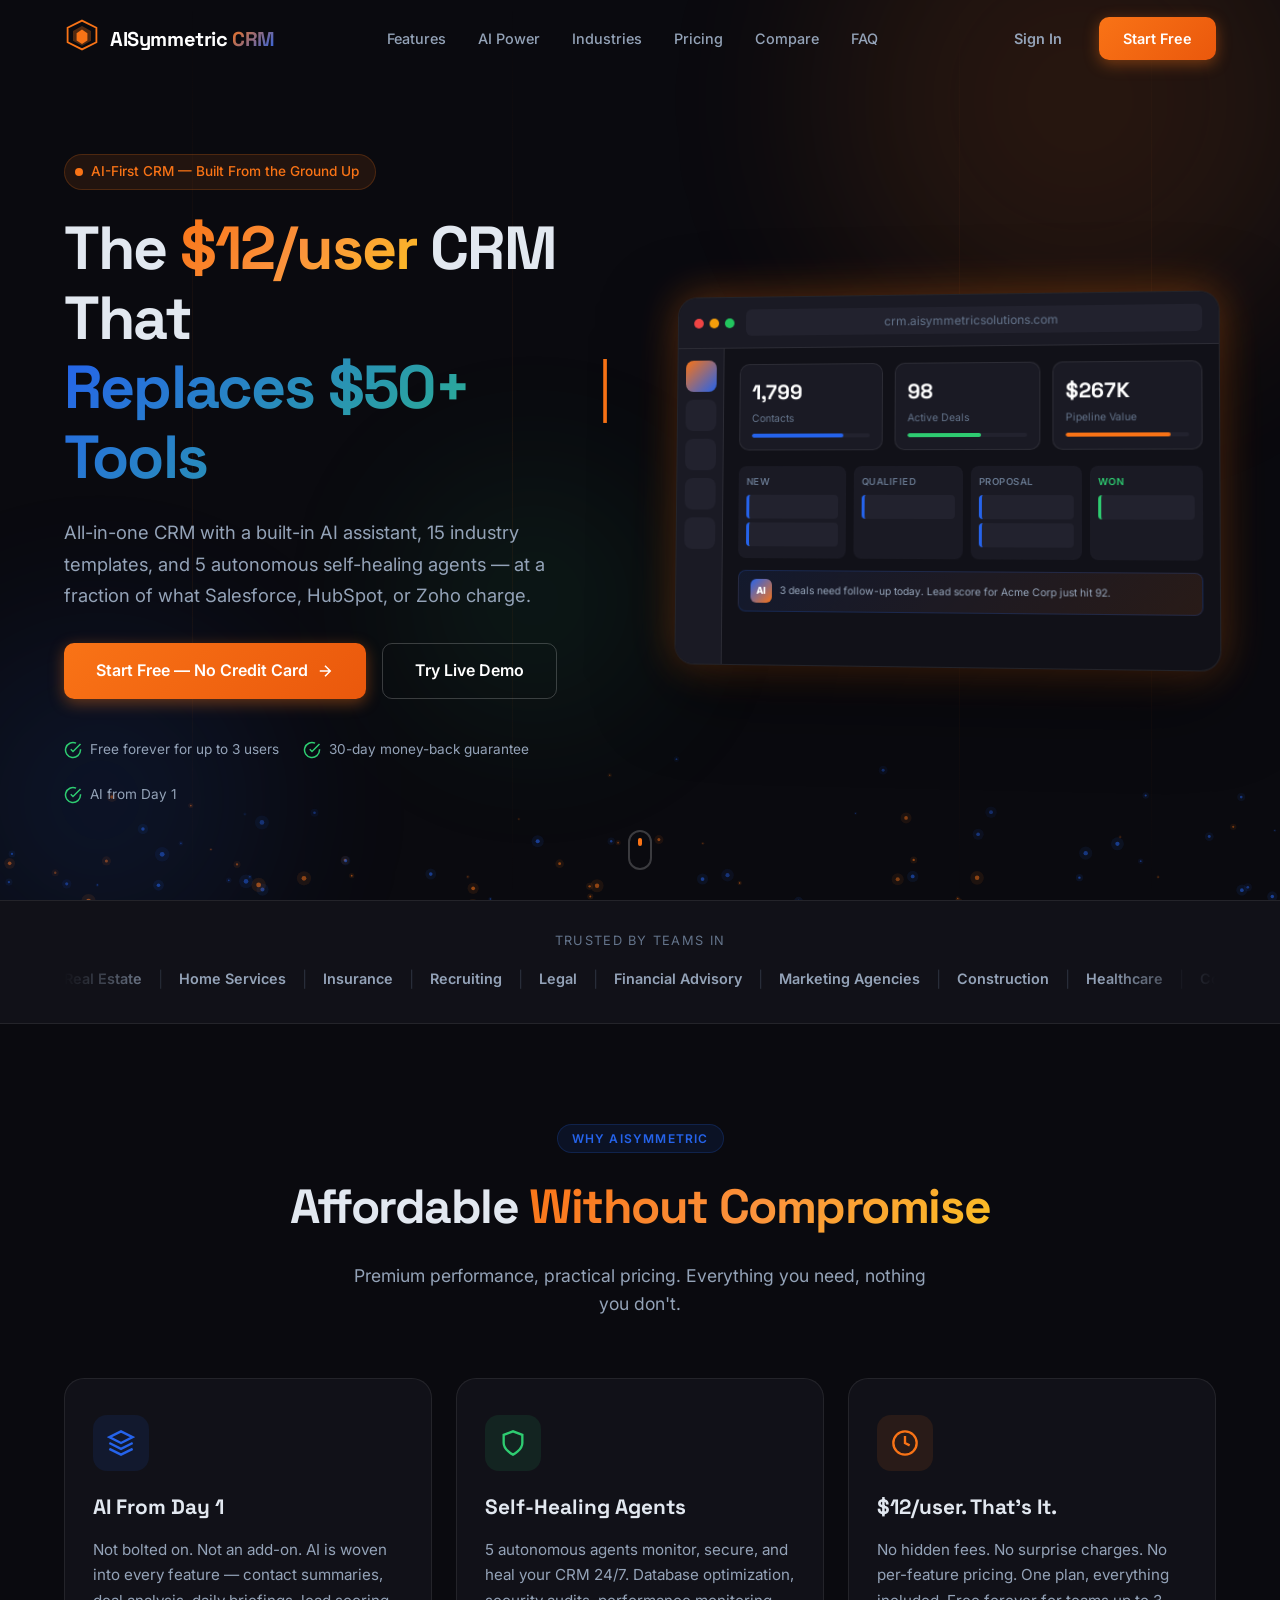
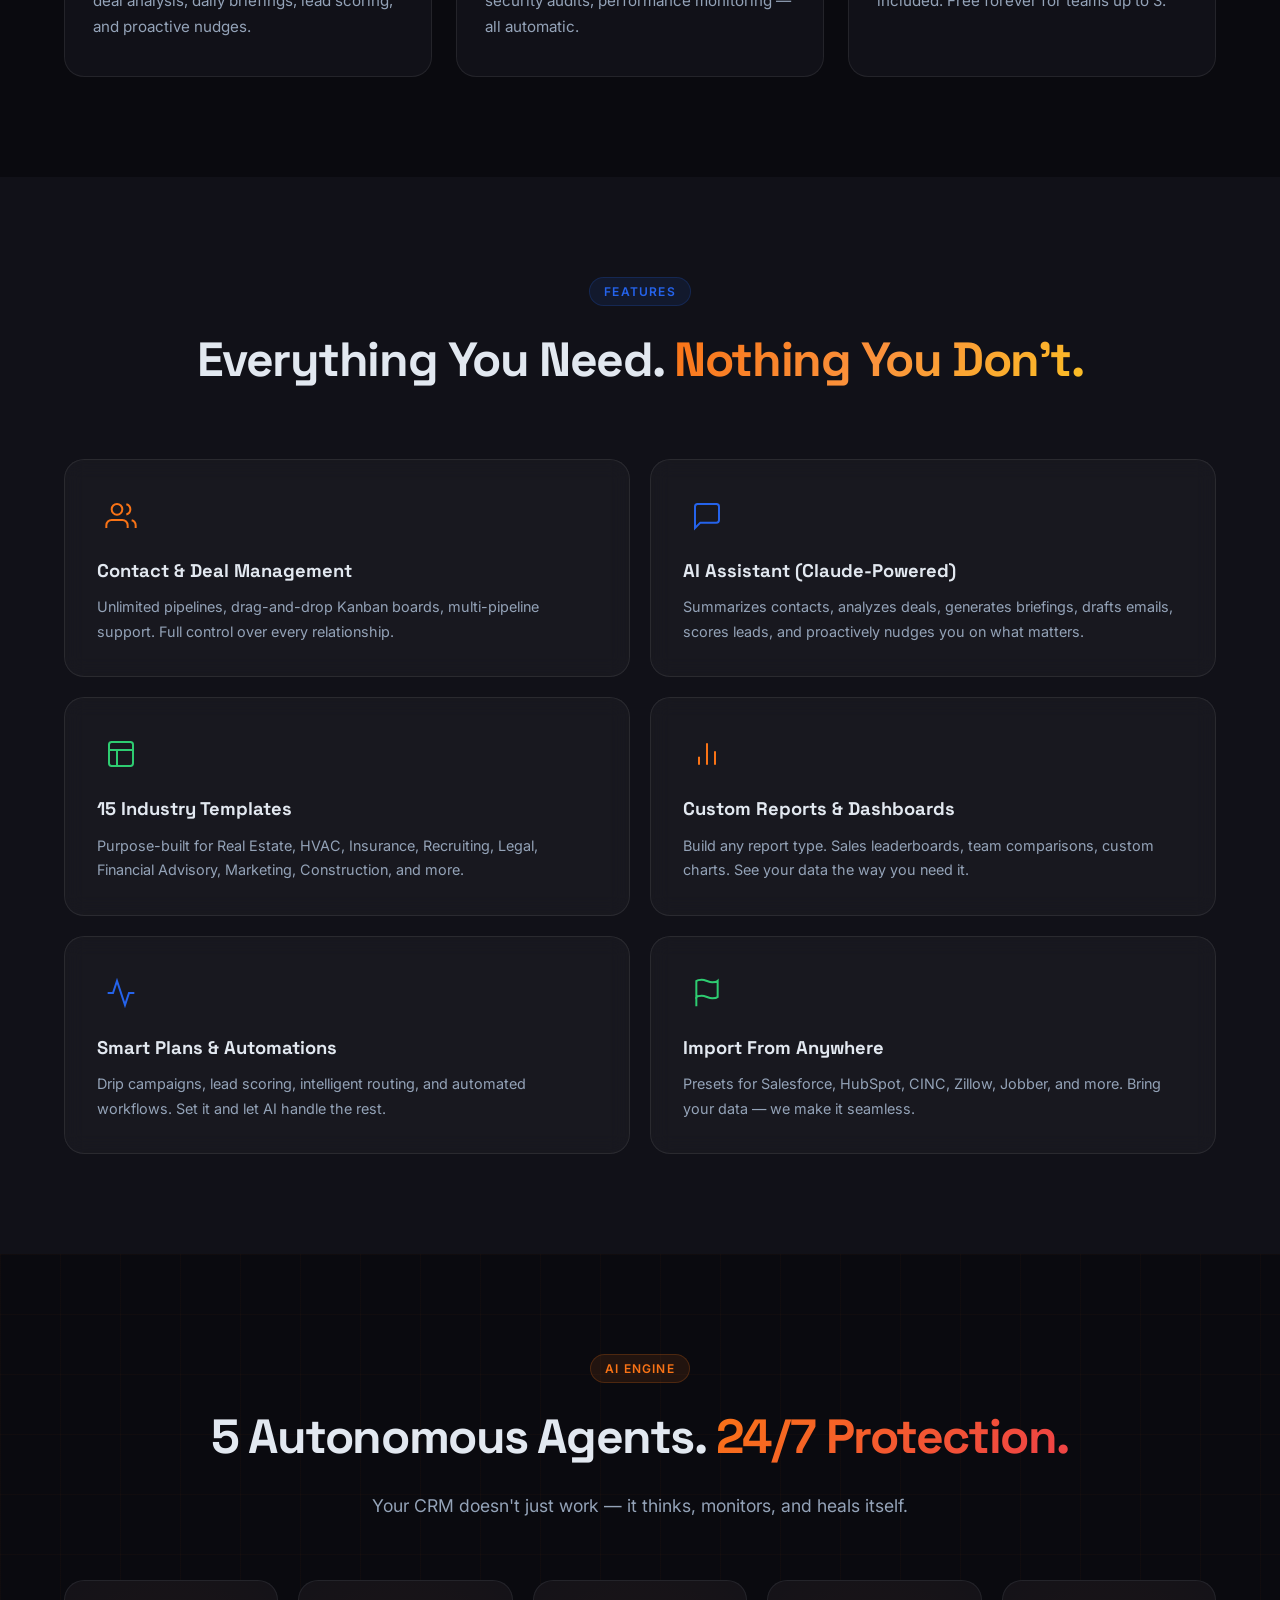
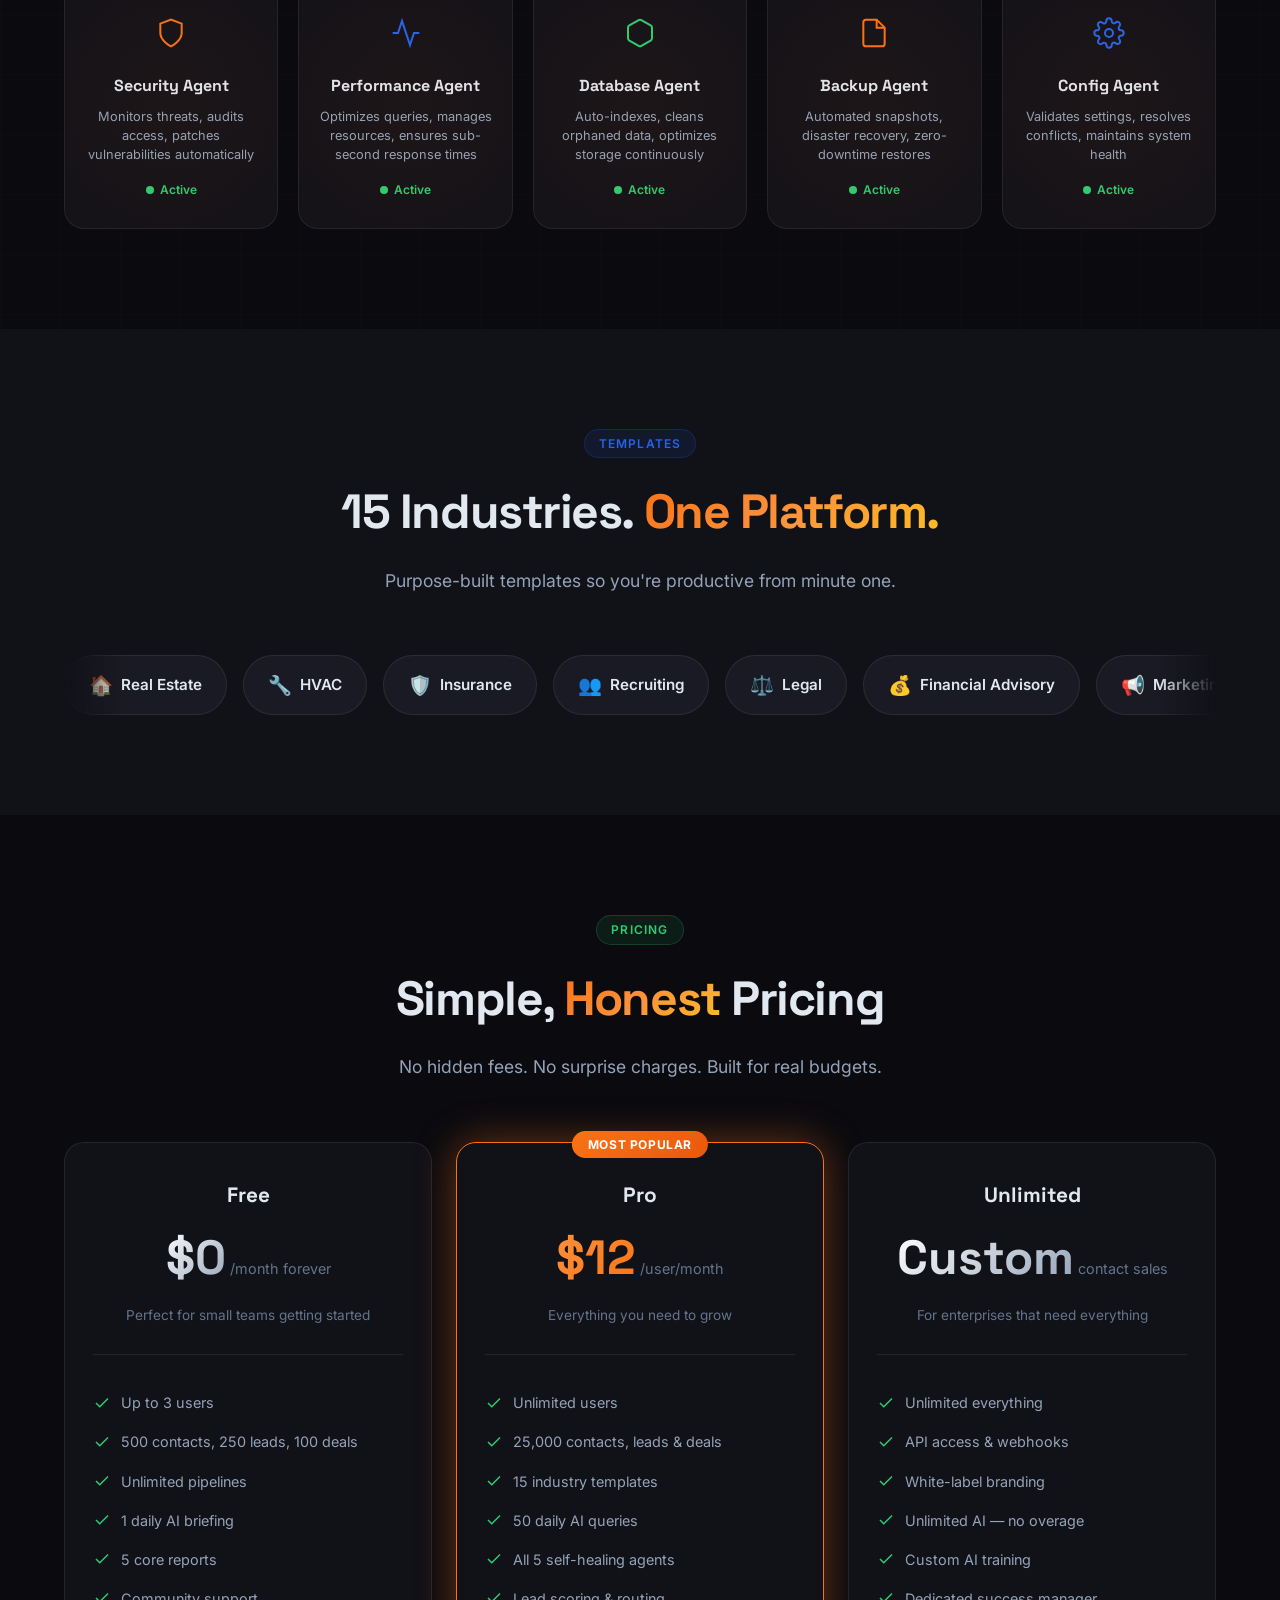
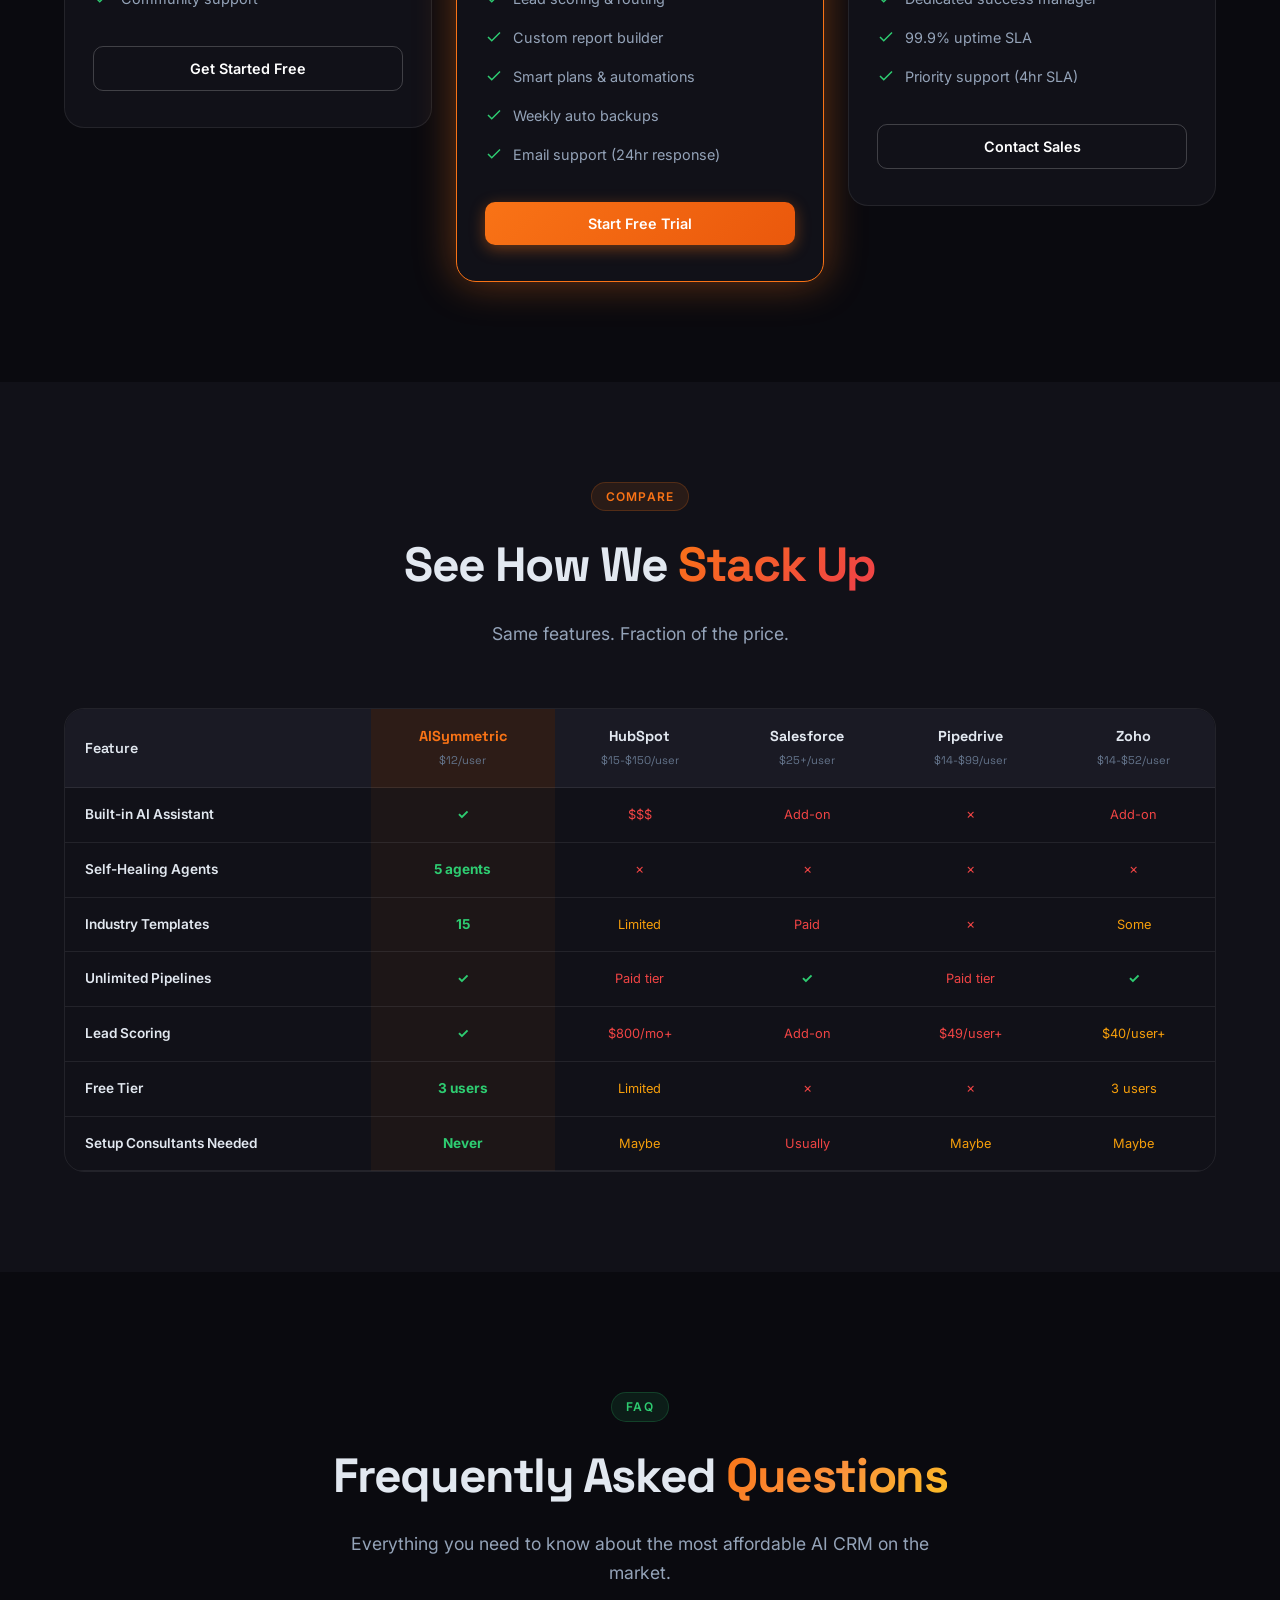
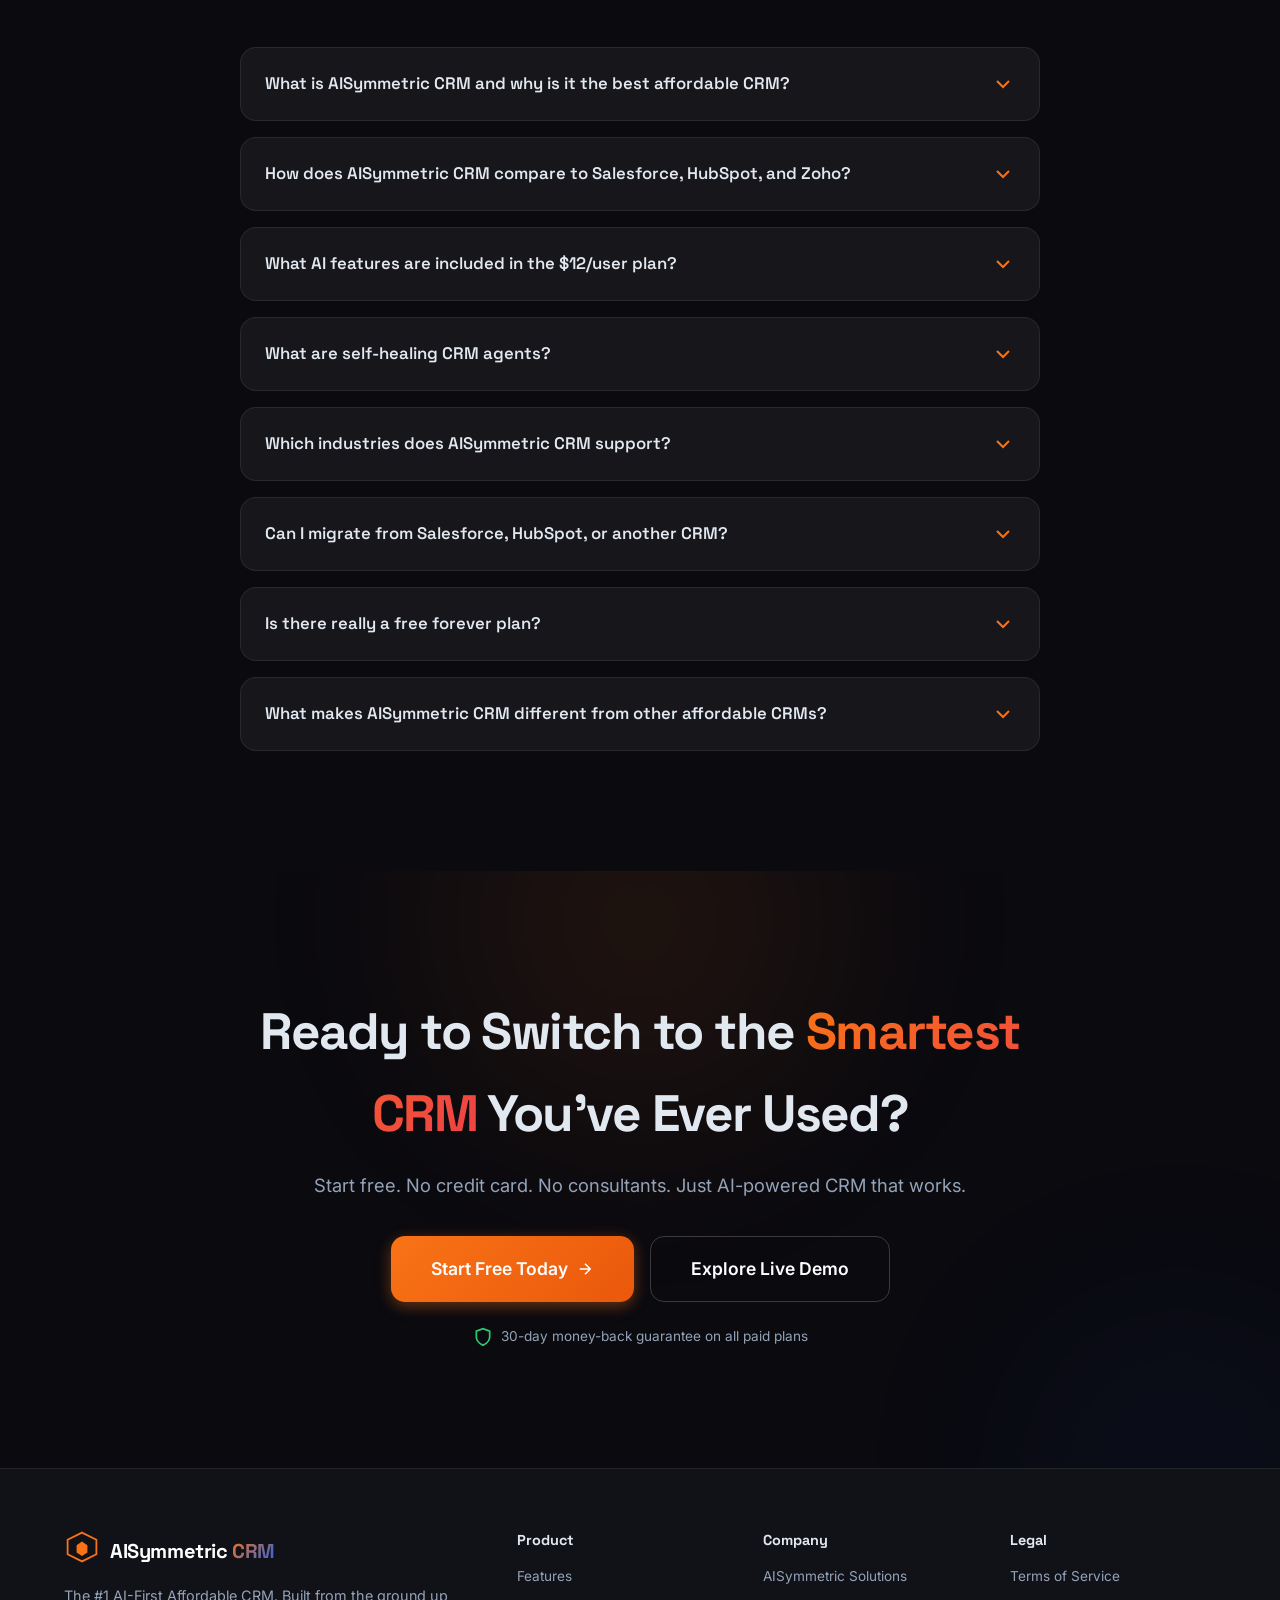
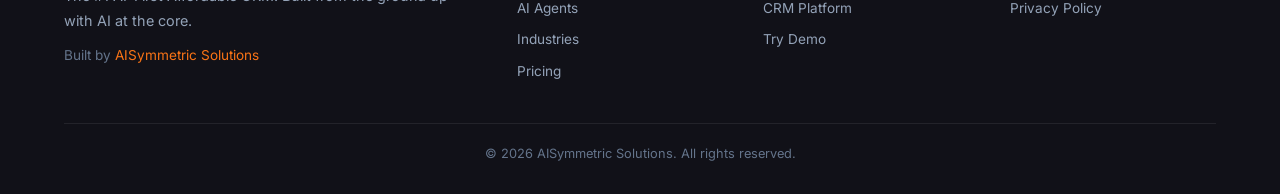
<file: index.html>
<!DOCTYPE html>
<html lang="en">
<head>
  <!-- Google tag (gtag.js) -->
  <script async src="https://www.googletagmanager.com/gtag/js?id=G-WDYX0JP257"></script>
  <script>
    window.dataLayer = window.dataLayer || [];
    function gtag(){dataLayer.push(arguments);}
    gtag('js', new Date());
    gtag('config', 'G-WDYX0JP257');
  </script>
  <meta charset="UTF-8">
  <meta name="viewport" content="width=device-width, initial-scale=1.0">

  <!-- Primary SEO Meta Tags -->
  <title>AISymmetric CRM — #1 AI-First Affordable CRM | $12/user | Free Forever Plan</title>
  <meta name="description" content="AISymmetric CRM is the #1 AI-first affordable CRM at $12/user/month. Built-in AI assistant, 15 industry templates, 5 self-healing agents, unlimited pipelines. Free forever for small teams. Replace Salesforce, HubSpot & Zoho at a fraction of the cost.">
  <meta name="keywords" content="affordable CRM, AI CRM, cheap CRM, best CRM software, CRM for small business, AI-powered CRM, CRM alternative to Salesforce, HubSpot alternative, Zoho alternative, Pipedrive alternative, free CRM, $12 CRM, CRM with AI, self-healing CRM, real estate CRM, HVAC CRM, insurance CRM, recruiting CRM, legal CRM, construction CRM, property management CRM, healthcare CRM, marketing agency CRM, CRM software 2026, best affordable CRM 2026, AI sales tool, lead management software, deal management, pipeline management, sales automation, CRM for startups, budget CRM, low cost CRM, contact management software, sales CRM, CRM with templates, industry-specific CRM, cloud CRM, SaaS CRM, customer relationship management, AI assistant CRM, autonomous CRM agents">
  <meta name="author" content="AISymmetric Solutions">
  <meta name="robots" content="index, follow, max-image-preview:large, max-snippet:-1, max-video-preview:-1">
  <meta name="googlebot" content="index, follow">
  <meta name="bingbot" content="index, follow">
  <meta name="rating" content="general">
  <meta name="revisit-after" content="3 days">
  <meta name="language" content="English">
  <meta name="geo.region" content="US">
  <meta name="theme-color" content="#2563EB">

  <!-- Canonical -->
  <link rel="canonical" href="https://affordabilitycrm.com">

  <!-- Open Graph / Facebook -->
  <meta property="og:type" content="website">
  <meta property="og:url" content="https://affordabilitycrm.com">
  <meta property="og:title" content="AISymmetric CRM — #1 AI-First Affordable CRM | $12/user/month">
  <meta property="og:description" content="The AI-powered CRM that replaces tools costing 5x more. Built-in AI assistant, 15 industry templates, 5 self-healing agents. Free forever for small teams. Start in minutes, no consultants needed.">
  <meta property="og:site_name" content="AISymmetric CRM">
  <meta property="og:locale" content="en_US">
  <meta property="og:image" content="https://affordabilitycrm.com/og-image.png">
  <meta property="og:image:width" content="1200">
  <meta property="og:image:height" content="630">
  <meta property="og:image:alt" content="AISymmetric CRM - AI-First Affordable CRM at $12/user/month">

  <!-- Twitter Card -->
  <meta name="twitter:card" content="summary_large_image">
  <meta name="twitter:title" content="AISymmetric CRM — #1 AI-First Affordable CRM | $12/user">
  <meta name="twitter:description" content="Full CRM with built-in AI assistant, 15 industry templates, and self-healing agents — $12/user/month. Free forever for small teams. No credit card required.">
  <meta name="twitter:image" content="https://affordabilitycrm.com/og-image.png">
  <meta name="twitter:image:alt" content="AISymmetric CRM Dashboard">

  <!-- Structured Data: Organization -->
  <script type="application/ld+json">
  {
    "@context": "https://schema.org",
    "@type": "Organization",
    "name": "AISymmetric Solutions",
    "url": "https://aisymmetricsolutions.com",
    "logo": "https://affordabilitycrm.com/logo.png",
    "description": "AISymmetric Solutions builds AI-first software including the #1 affordable AI CRM.",
    "contactPoint": {
      "@type": "ContactPoint",
      "contactType": "sales",
      "email": "tyler.perleberg@aisymmetricsolutions.com",
      "availableLanguage": "English"
    },
    "sameAs": [
      "https://crm.aisymmetricsolutions.com",
      "https://aisymmetricsolutions.com"
    ]
  }
  </script>

  <!-- Structured Data: SoftwareApplication -->
  <script type="application/ld+json">
  {
    "@context": "https://schema.org",
    "@type": "SoftwareApplication",
    "name": "AISymmetric CRM",
    "applicationCategory": "BusinessApplication",
    "applicationSubCategory": "Customer Relationship Management",
    "operatingSystem": "Web Browser",
    "url": "https://crm.aisymmetricsolutions.com",
    "description": "AI-first affordable CRM with built-in AI assistant, 15 industry-specific templates, 5 autonomous self-healing agents, unlimited pipelines, drag-and-drop Kanban boards, lead scoring, smart automations, and custom reports. $12/user/month with a free forever plan.",
    "offers": [
      {
        "@type": "Offer",
        "name": "Free Plan",
        "price": "0",
        "priceCurrency": "USD",
        "description": "Free forever for up to 3 users. 500 contacts, unlimited pipelines, AI briefings.",
        "availability": "https://schema.org/InStock"
      },
      {
        "@type": "Offer",
        "name": "Pro Plan",
        "price": "12",
        "priceCurrency": "USD",
        "priceSpecification": {
          "@type": "UnitPriceSpecification",
          "price": "12",
          "priceCurrency": "USD",
          "billingDuration": "P1M",
          "unitText": "per user"
        },
        "description": "Unlimited users, 25,000 contacts, 15 industry templates, 50 daily AI queries, all 5 self-healing agents, lead scoring, custom reports, smart automations.",
        "availability": "https://schema.org/InStock"
      },
      {
        "@type": "Offer",
        "name": "Unlimited Plan",
        "price": "0",
        "priceCurrency": "USD",
        "description": "Custom enterprise pricing. Unlimited everything, API access, white-label, 99.9% SLA.",
        "availability": "https://schema.org/InStock"
      }
    ],
    "aggregateRating": {
      "@type": "AggregateRating",
      "ratingValue": "4.9",
      "ratingCount": "127",
      "bestRating": "5",
      "worstRating": "1"
    },
    "featureList": "AI Assistant, Self-Healing Agents, 15 Industry Templates, Unlimited Pipelines, Kanban Boards, Lead Scoring, Smart Automations, Custom Reports, Import from Salesforce/HubSpot/Zoho, Multi-workspace, Per-company Subdomains, Disaster Recovery"
  }
  </script>

  <!-- Structured Data: WebSite with SearchAction -->
  <script type="application/ld+json">
  {
    "@context": "https://schema.org",
    "@type": "WebSite",
    "name": "AISymmetric CRM - Affordable AI CRM",
    "url": "https://affordabilitycrm.com",
    "description": "The #1 AI-first affordable CRM. $12/user/month. Free forever for small teams.",
    "publisher": {
      "@type": "Organization",
      "name": "AISymmetric Solutions"
    }
  }
  </script>

  <!-- Structured Data: BreadcrumbList -->
  <script type="application/ld+json">
  {
    "@context": "https://schema.org",
    "@type": "BreadcrumbList",
    "itemListElement": [
      {"@type": "ListItem", "position": 1, "name": "Home", "item": "https://affordabilitycrm.com"},
      {"@type": "ListItem", "position": 2, "name": "Features", "item": "https://affordabilitycrm.com/#features"},
      {"@type": "ListItem", "position": 3, "name": "AI Agents", "item": "https://affordabilitycrm.com/#ai-power"},
      {"@type": "ListItem", "position": 4, "name": "Industries", "item": "https://affordabilitycrm.com/#industries"},
      {"@type": "ListItem", "position": 5, "name": "Pricing", "item": "https://affordabilitycrm.com/#pricing"},
      {"@type": "ListItem", "position": 6, "name": "Compare", "item": "https://affordabilitycrm.com/#compare"}
    ]
  }
  </script>

  <!-- Structured Data: FAQ (for Google Featured Snippets) -->
  <script type="application/ld+json">
  {
    "@context": "https://schema.org",
    "@type": "FAQPage",
    "mainEntity": [
      {
        "@type": "Question",
        "name": "What is AISymmetric CRM?",
        "acceptedAnswer": {
          "@type": "Answer",
          "text": "AISymmetric CRM is the #1 AI-first affordable CRM built from the ground up with AI at its core. It includes a built-in AI assistant powered by Claude, 5 autonomous self-healing agents, 15 industry-specific templates, unlimited pipelines, lead scoring, smart automations, and custom reports — all for just $12/user/month with a free forever plan for up to 3 users."
        }
      },
      {
        "@type": "Question",
        "name": "How much does AISymmetric CRM cost?",
        "acceptedAnswer": {
          "@type": "Answer",
          "text": "AISymmetric CRM offers a Free plan (up to 3 users, forever free), a Pro plan at $12/user/month with all features included, and a custom Enterprise plan. No hidden fees, no per-feature pricing. That's 3-10x cheaper than Salesforce, HubSpot, Zoho, or Pipedrive for equivalent features."
        }
      },
      {
        "@type": "Question",
        "name": "What are self-healing agents in AISymmetric CRM?",
        "acceptedAnswer": {
          "@type": "Answer",
          "text": "AISymmetric CRM includes 5 autonomous AI agents that monitor, secure, and heal your CRM 24/7 without any human intervention. These include a Security Agent (threat monitoring, vulnerability patching), Performance Agent (query optimization, sub-second responses), Database Agent (auto-indexing, data cleanup), Backup Agent (automated snapshots, disaster recovery), and Config Agent (settings validation, conflict resolution)."
        }
      },
      {
        "@type": "Question",
        "name": "Is AISymmetric CRM better than Salesforce or HubSpot?",
        "acceptedAnswer": {
          "@type": "Answer",
          "text": "AISymmetric CRM offers comparable or superior features to Salesforce and HubSpot at a fraction of the price. Salesforce starts at $25/user and requires consultants to configure. HubSpot charges $15-$150/user and gates basic features behind expensive tiers. AISymmetric includes AI, industry templates, automations, and self-healing agents in one plan at $12/user with no setup consultants needed."
        }
      },
      {
        "@type": "Question",
        "name": "What industries does AISymmetric CRM support?",
        "acceptedAnswer": {
          "@type": "Answer",
          "text": "AISymmetric CRM includes 15 purpose-built industry templates for Real Estate, HVAC, Insurance, Recruiting, Legal, Financial Advisory, Marketing Agencies, Construction, Property Management, Healthcare, Accounting, Consulting, Automotive, Fitness, and Nonprofits. Each template comes pre-configured with industry-specific pipelines, fields, and workflows."
        }
      },
      {
        "@type": "Question",
        "name": "Does AISymmetric CRM have a free plan?",
        "acceptedAnswer": {
          "@type": "Answer",
          "text": "Yes! AISymmetric CRM offers a free forever plan for up to 3 users. The free plan includes 500 contacts, 250 leads, 100 deals, unlimited pipelines, 1 daily AI briefing, 5 core reports, and community support. No credit card required to start."
        }
      },
      {
        "@type": "Question",
        "name": "Can I import data from Salesforce or HubSpot to AISymmetric CRM?",
        "acceptedAnswer": {
          "@type": "Answer",
          "text": "Yes. AISymmetric CRM includes a full import system with presets for Salesforce, HubSpot, CINC, Zillow, Jobber, and more. You can bring all your contacts, leads, and deals from your existing CRM seamlessly."
        }
      },
      {
        "@type": "Question",
        "name": "What AI features does AISymmetric CRM include?",
        "acceptedAnswer": {
          "@type": "Answer",
          "text": "AISymmetric CRM includes a built-in AI assistant powered by Claude that summarizes contacts, analyzes deals, generates daily briefings, drafts emails, scores leads, and proactively nudges you on what needs attention. Additionally, 5 autonomous self-healing agents monitor, secure, and optimize your CRM 24/7 — all included in the $12/user plan."
        }
      }
    ]
  }
  </script>

  <!-- Structured Data: Product (for Google Shopping/Rich Results) -->
  <script type="application/ld+json">
  {
    "@context": "https://schema.org",
    "@type": "Product",
    "name": "AISymmetric CRM Pro",
    "description": "AI-first affordable CRM with built-in AI assistant, 15 industry templates, 5 self-healing agents, unlimited pipelines, and smart automations.",
    "brand": {
      "@type": "Brand",
      "name": "AISymmetric Solutions"
    },
    "offers": {
      "@type": "Offer",
      "url": "https://crm.aisymmetricsolutions.com/pricing",
      "priceCurrency": "USD",
      "price": "12.00",
      "priceValidUntil": "2027-12-31",
      "availability": "https://schema.org/InStock"
    },
    "aggregateRating": {
      "@type": "AggregateRating",
      "ratingValue": "4.9",
      "reviewCount": "127",
      "bestRating": "5",
      "worstRating": "1"
    }
  }
  </script>

  <!-- Favicons -->
  <link rel="icon" type="image/x-icon" href="favicon.ico">
  <link rel="icon" type="image/png" sizes="32x32" href="favicon-32x32.png">
  <link rel="icon" type="image/png" sizes="16x16" href="favicon-16x16.png">
  <link rel="apple-touch-icon" sizes="180x180" href="apple-touch-icon.png">

  <!-- Preconnects for Performance -->
  <link rel="preconnect" href="https://fonts.googleapis.com">
  <link rel="preconnect" href="https://fonts.gstatic.com" crossorigin>
  <link rel="preconnect" href="https://www.googletagmanager.com">
  <link rel="dns-prefetch" href="https://crm.aisymmetricsolutions.com">

  <!-- Fonts & Styles -->
  <link href="https://fonts.googleapis.com/css2?family=Inter:wght@300;400;500;600;700;800;900&family=Space+Grotesk:wght@400;500;600;700&display=swap" rel="stylesheet">
  <link rel="stylesheet" href="styles.css">
</head>
<body>
  <!-- Particle Canvas Background -->
  <canvas id="particles"></canvas>

  <!-- Navigation -->
  <nav class="navbar" id="navbar">
    <div class="nav-container">
      <a href="#" class="nav-logo">
        <div class="logo-icon">
          <svg viewBox="0 0 40 40" fill="none" xmlns="http://www.w3.org/2000/svg">
            <path d="M20 4L36 12V28L20 36L4 28V12L20 4Z" stroke="url(#logoGrad)" stroke-width="2" fill="none"/>
            <path d="M20 10L30 15.5V26.5L20 32L10 26.5V15.5L20 10Z" fill="url(#logoGrad)" opacity="0.3"/>
            <path d="M14 18L20 14L26 18V26L20 30L14 26V18Z" fill="url(#logoGrad)"/>
            <defs>
              <linearGradient id="logoGrad" x1="4" y1="4" x2="36" y2="36">
                <stop offset="0%" stop-color="#F97316"/>
                <stop offset="100%" stop-color="#2563EB"/>
              </linearGradient>
            </defs>
          </svg>
        </div>
        <span class="logo-text">AISymmetric <span class="logo-highlight">CRM</span></span>
      </a>
      <div class="nav-links" id="navLinks">
        <a href="#features" class="nav-link">Features</a>
        <a href="#ai-power" class="nav-link">AI Power</a>
        <a href="#industries" class="nav-link">Industries</a>
        <a href="#pricing" class="nav-link">Pricing</a>
        <a href="#compare" class="nav-link">Compare</a>
        <a href="#faq" class="nav-link">FAQ</a>
      </div>
      <div class="nav-actions">
        <a href="https://crm.aisymmetricsolutions.com/" class="btn btn-ghost" target="_blank">Sign In</a>
        <a href="https://crm.aisymmetricsolutions.com/pricing" class="btn btn-primary pulse-glow" target="_blank">Start Free</a>
      </div>
      <button class="mobile-toggle" id="mobileToggle" aria-label="Toggle menu">
        <span></span><span></span><span></span>
      </button>
    </div>
  </nav>

  <main role="main" itemscope itemtype="https://schema.org/WebPage">

  <!-- Hero Section -->
  <section class="hero" id="hero">
    <div class="hero-bg-effects">
      <div class="hero-orb hero-orb-1"></div>
      <div class="hero-orb hero-orb-2"></div>
      <div class="hero-orb hero-orb-3"></div>
      <div class="energy-lines">
        <div class="energy-line line-1"></div>
        <div class="energy-line line-2"></div>
        <div class="energy-line line-3"></div>
        <div class="energy-line line-4"></div>
      </div>
    </div>
    <div class="container">
      <div class="hero-content">
        <div class="hero-badge animate-in">
          <span class="badge-dot"></span>
          <span>AI-First CRM — Built From the Ground Up</span>
        </div>
        <h1 class="hero-title animate-in delay-1">
          The <span class="gradient-text">$12/user</span> CRM That
          <br>
          <span class="typewriter-container">
            <span class="typewriter" id="typewriter"></span>
            <span class="typewriter-cursor">|</span>
          </span>
        </h1>
        <p class="hero-subtitle animate-in delay-2">
          All-in-one CRM with a built-in AI assistant, 15 industry templates, and 5 autonomous self-healing agents — at a fraction of what Salesforce, HubSpot, or Zoho charge.
        </p>
        <div class="hero-cta animate-in delay-3">
          <a href="https://crm.aisymmetricsolutions.com/pricing" class="btn btn-primary btn-lg pulse-glow" target="_blank">
            Start Free — No Credit Card
            <svg class="btn-arrow" viewBox="0 0 24 24" fill="none" stroke="currentColor" stroke-width="2"><path d="M5 12h14M12 5l7 7-7 7"/></svg>
          </a>
          <a href="https://crm.aisymmetricsolutions.com/" class="btn btn-outline btn-lg" target="_blank">
            Try Live Demo
          </a>
        </div>
        <div class="hero-trust animate-in delay-4">
          <div class="trust-item">
            <svg viewBox="0 0 24 24" fill="none" stroke="#2ECC71" stroke-width="2"><path d="M22 11.08V12a10 10 0 1 1-5.93-9.14"/><polyline points="22 4 12 14.01 9 11.01"/></svg>
            <span>Free forever for up to 3 users</span>
          </div>
          <div class="trust-item">
            <svg viewBox="0 0 24 24" fill="none" stroke="#2ECC71" stroke-width="2"><path d="M22 11.08V12a10 10 0 1 1-5.93-9.14"/><polyline points="22 4 12 14.01 9 11.01"/></svg>
            <span>30-day money-back guarantee</span>
          </div>
          <div class="trust-item">
            <svg viewBox="0 0 24 24" fill="none" stroke="#2ECC71" stroke-width="2"><path d="M22 11.08V12a10 10 0 1 1-5.93-9.14"/><polyline points="22 4 12 14.01 9 11.01"/></svg>
            <span>AI from Day 1</span>
          </div>
        </div>
      </div>
      <div class="hero-visual animate-in delay-2">
        <div class="dashboard-mockup">
          <div class="mockup-header">
            <div class="mockup-dots">
              <span></span><span></span><span></span>
            </div>
            <span class="mockup-url">crm.aisymmetricsolutions.com</span>
          </div>
          <div class="mockup-body">
            <div class="mockup-sidebar">
              <div class="sidebar-item active"></div>
              <div class="sidebar-item"></div>
              <div class="sidebar-item"></div>
              <div class="sidebar-item"></div>
              <div class="sidebar-item"></div>
            </div>
            <div class="mockup-content">
              <div class="mockup-stat-row">
                <div class="mockup-stat">
                  <div class="stat-number counter" data-target="2847">0</div>
                  <div class="stat-label">Contacts</div>
                  <div class="stat-bar"><div class="stat-fill" style="width:78%"></div></div>
                </div>
                <div class="mockup-stat">
                  <div class="stat-number counter" data-target="156">0</div>
                  <div class="stat-label">Active Deals</div>
                  <div class="stat-bar"><div class="stat-fill green" style="width:62%"></div></div>
                </div>
                <div class="mockup-stat">
                  <div class="stat-number">$<span class="counter" data-target="423">0</span>K</div>
                  <div class="stat-label">Pipeline Value</div>
                  <div class="stat-bar"><div class="stat-fill orange" style="width:85%"></div></div>
                </div>
              </div>
              <div class="mockup-kanban">
                <div class="kanban-col">
                  <div class="kanban-header">New</div>
                  <div class="kanban-card float-card"></div>
                  <div class="kanban-card float-card delay"></div>
                </div>
                <div class="kanban-col">
                  <div class="kanban-header">Qualified</div>
                  <div class="kanban-card float-card delay-2"></div>
                </div>
                <div class="kanban-col">
                  <div class="kanban-header">Proposal</div>
                  <div class="kanban-card float-card delay-3"></div>
                  <div class="kanban-card float-card delay-4"></div>
                </div>
                <div class="kanban-col">
                  <div class="kanban-header won">Won</div>
                  <div class="kanban-card won-card float-card delay-5"></div>
                </div>
              </div>
              <div class="ai-assistant-preview">
                <div class="ai-bubble">
                  <span class="ai-icon">AI</span>
                  <span class="ai-text">3 deals need follow-up today. Lead score for Acme Corp just hit 92.</span>
                </div>
              </div>
            </div>
          </div>
        </div>
      </div>
    </div>
    <div class="scroll-indicator">
      <div class="scroll-arrow"></div>
    </div>
  </section>

  <!-- Social Proof Bar -->
  <section class="social-proof">
    <div class="container">
      <p class="proof-text">Trusted by teams in</p>
      <div class="proof-scroll">
        <div class="proof-track">
          <span class="proof-item">Real Estate</span>
          <span class="proof-divider">|</span>
          <span class="proof-item">Home Services</span>
          <span class="proof-divider">|</span>
          <span class="proof-item">Insurance</span>
          <span class="proof-divider">|</span>
          <span class="proof-item">Recruiting</span>
          <span class="proof-divider">|</span>
          <span class="proof-item">Legal</span>
          <span class="proof-divider">|</span>
          <span class="proof-item">Financial Advisory</span>
          <span class="proof-divider">|</span>
          <span class="proof-item">Marketing Agencies</span>
          <span class="proof-divider">|</span>
          <span class="proof-item">Construction</span>
          <span class="proof-divider">|</span>
          <span class="proof-item">Healthcare</span>
          <span class="proof-divider">|</span>
          <span class="proof-item">Consulting</span>
          <span class="proof-divider">|</span>
          <span class="proof-item">Real Estate</span>
          <span class="proof-divider">|</span>
          <span class="proof-item">Home Services</span>
          <span class="proof-divider">|</span>
          <span class="proof-item">Insurance</span>
          <span class="proof-divider">|</span>
          <span class="proof-item">Recruiting</span>
          <span class="proof-divider">|</span>
          <span class="proof-item">Legal</span>
          <span class="proof-divider">|</span>
          <span class="proof-item">Financial Advisory</span>
          <span class="proof-divider">|</span>
          <span class="proof-item">Marketing Agencies</span>
          <span class="proof-divider">|</span>
          <span class="proof-item">Construction</span>
          <span class="proof-divider">|</span>
          <span class="proof-item">Healthcare</span>
          <span class="proof-divider">|</span>
          <span class="proof-item">Consulting</span>
        </div>
      </div>
    </div>
  </section>

  <!-- Value Proposition -->
  <section class="value-prop" id="value">
    <div class="container">
      <div class="section-header">
        <span class="section-tag">Why AISymmetric</span>
        <h2 class="section-title">Affordable <span class="gradient-text">Without Compromise</span></h2>
        <p class="section-subtitle">Premium performance, practical pricing. Everything you need, nothing you don't.</p>
      </div>
      <div class="value-grid">
        <div class="value-card" data-aos="fade-up">
          <div class="value-icon blue">
            <svg viewBox="0 0 24 24" fill="none" stroke="currentColor" stroke-width="2"><path d="M12 2L2 7l10 5 10-5-10-5zM2 17l10 5 10-5M2 12l10 5 10-5"/></svg>
          </div>
          <h3>AI From Day 1</h3>
          <p>Not bolted on. Not an add-on. AI is woven into every feature — contact summaries, deal analysis, daily briefings, lead scoring, and proactive nudges.</p>
        </div>
        <div class="value-card" data-aos="fade-up" data-aos-delay="100">
          <div class="value-icon green">
            <svg viewBox="0 0 24 24" fill="none" stroke="currentColor" stroke-width="2"><path d="M12 22s8-4 8-10V5l-8-3-8 3v7c0 6 8 10 8 10z"/></svg>
          </div>
          <h3>Self-Healing Agents</h3>
          <p>5 autonomous agents monitor, secure, and heal your CRM 24/7. Database optimization, security audits, performance monitoring — all automatic.</p>
        </div>
        <div class="value-card" data-aos="fade-up" data-aos-delay="200">
          <div class="value-icon orange">
            <svg viewBox="0 0 24 24" fill="none" stroke="currentColor" stroke-width="2"><circle cx="12" cy="12" r="10"/><path d="M12 6v6l4 2"/></svg>
          </div>
          <h3>$12/user. That's It.</h3>
          <p>No hidden fees. No surprise charges. No per-feature pricing. One plan, everything included. Free forever for teams up to 3.</p>
        </div>
      </div>
    </div>
  </section>

  <!-- Features Section -->
  <section class="features" id="features">
    <div class="container">
      <div class="section-header">
        <span class="section-tag">Features</span>
        <h2 class="section-title">Everything You Need. <span class="gradient-text">Nothing You Don't.</span></h2>
      </div>
      <div class="features-showcase">
        <div class="feature-row">
          <div class="feature-card glass-card" data-aos="fade-right">
            <div class="feature-icon-wrap">
              <svg viewBox="0 0 24 24" fill="none" stroke="#F97316" stroke-width="1.5"><path d="M17 21v-2a4 4 0 0 0-4-4H5a4 4 0 0 0-4 4v2"/><circle cx="9" cy="7" r="4"/><path d="M23 21v-2a4 4 0 0 0-3-3.87"/><path d="M16 3.13a4 4 0 0 1 0 7.75"/></svg>
            </div>
            <h3>Contact & Deal Management</h3>
            <p>Unlimited pipelines, drag-and-drop Kanban boards, multi-pipeline support. Full control over every relationship.</p>
          </div>
          <div class="feature-card glass-card" data-aos="fade-left">
            <div class="feature-icon-wrap">
              <svg viewBox="0 0 24 24" fill="none" stroke="#2563EB" stroke-width="1.5"><path d="M21 15a2 2 0 0 1-2 2H7l-4 4V5a2 2 0 0 1 2-2h14a2 2 0 0 1 2 2z"/></svg>
            </div>
            <h3>AI Assistant (Claude-Powered)</h3>
            <p>Summarizes contacts, analyzes deals, generates briefings, drafts emails, scores leads, and proactively nudges you on what matters.</p>
          </div>
        </div>
        <div class="feature-row">
          <div class="feature-card glass-card" data-aos="fade-right">
            <div class="feature-icon-wrap">
              <svg viewBox="0 0 24 24" fill="none" stroke="#2ECC71" stroke-width="1.5"><rect x="3" y="3" width="18" height="18" rx="2"/><path d="M3 9h18M9 21V9"/></svg>
            </div>
            <h3>15 Industry Templates</h3>
            <p>Purpose-built for Real Estate, HVAC, Insurance, Recruiting, Legal, Financial Advisory, Marketing, Construction, and more.</p>
          </div>
          <div class="feature-card glass-card" data-aos="fade-left">
            <div class="feature-icon-wrap">
              <svg viewBox="0 0 24 24" fill="none" stroke="#F97316" stroke-width="1.5"><path d="M18 20V10M12 20V4M6 20v-6"/></svg>
            </div>
            <h3>Custom Reports & Dashboards</h3>
            <p>Build any report type. Sales leaderboards, team comparisons, custom charts. See your data the way you need it.</p>
          </div>
        </div>
        <div class="feature-row">
          <div class="feature-card glass-card" data-aos="fade-right">
            <div class="feature-icon-wrap">
              <svg viewBox="0 0 24 24" fill="none" stroke="#2563EB" stroke-width="1.5"><polyline points="22 12 18 12 15 21 9 3 6 12 2 12"/></svg>
            </div>
            <h3>Smart Plans & Automations</h3>
            <p>Drip campaigns, lead scoring, intelligent routing, and automated workflows. Set it and let AI handle the rest.</p>
          </div>
          <div class="feature-card glass-card" data-aos="fade-left">
            <div class="feature-icon-wrap">
              <svg viewBox="0 0 24 24" fill="none" stroke="#2ECC71" stroke-width="1.5"><path d="M4 15s1-1 4-1 5 2 8 2 4-1 4-1V3s-1 1-4 1-5-2-8-2-4 1-4 1z"/><line x1="4" y1="22" x2="4" y2="15"/></svg>
            </div>
            <h3>Import From Anywhere</h3>
            <p>Presets for Salesforce, HubSpot, CINC, Zillow, Jobber, and more. Bring your data — we make it seamless.</p>
          </div>
        </div>
      </div>
    </div>
  </section>

  <!-- AI Power Section -->
  <section class="ai-power" id="ai-power">
    <div class="ai-power-bg">
      <div class="ai-grid-lines"></div>
    </div>
    <div class="container">
      <div class="section-header">
        <span class="section-tag orange-tag">AI Engine</span>
        <h2 class="section-title">5 Autonomous Agents. <span class="gradient-text-fire">24/7 Protection.</span></h2>
        <p class="section-subtitle">Your CRM doesn't just work — it thinks, monitors, and heals itself.</p>
      </div>
      <div class="agents-grid">
        <div class="agent-card" data-aos="zoom-in">
          <div class="agent-pulse"></div>
          <div class="agent-icon">
            <svg viewBox="0 0 24 24" fill="none" stroke="#F97316" stroke-width="1.5"><path d="M12 22s8-4 8-10V5l-8-3-8 3v7c0 6 8 10 8 10z"/></svg>
          </div>
          <h3>Security Agent</h3>
          <p>Monitors threats, audits access, patches vulnerabilities automatically</p>
          <div class="agent-status">
            <span class="status-dot active"></span>
            <span>Active</span>
          </div>
        </div>
        <div class="agent-card" data-aos="zoom-in" data-aos-delay="100">
          <div class="agent-pulse"></div>
          <div class="agent-icon">
            <svg viewBox="0 0 24 24" fill="none" stroke="#2563EB" stroke-width="1.5"><polyline points="22 12 18 12 15 21 9 3 6 12 2 12"/></svg>
          </div>
          <h3>Performance Agent</h3>
          <p>Optimizes queries, manages resources, ensures sub-second response times</p>
          <div class="agent-status">
            <span class="status-dot active"></span>
            <span>Active</span>
          </div>
        </div>
        <div class="agent-card" data-aos="zoom-in" data-aos-delay="200">
          <div class="agent-pulse"></div>
          <div class="agent-icon">
            <svg viewBox="0 0 24 24" fill="none" stroke="#2ECC71" stroke-width="1.5"><path d="M21 16V8a2 2 0 0 0-1-1.73l-7-4a2 2 0 0 0-2 0l-7 4A2 2 0 0 0 3 8v8a2 2 0 0 0 1 1.73l7 4a2 2 0 0 0 2 0l7-4A2 2 0 0 0 21 16z"/></svg>
          </div>
          <h3>Database Agent</h3>
          <p>Auto-indexes, cleans orphaned data, optimizes storage continuously</p>
          <div class="agent-status">
            <span class="status-dot active"></span>
            <span>Active</span>
          </div>
        </div>
        <div class="agent-card" data-aos="zoom-in" data-aos-delay="300">
          <div class="agent-pulse"></div>
          <div class="agent-icon">
            <svg viewBox="0 0 24 24" fill="none" stroke="#F97316" stroke-width="1.5"><path d="M14 2H6a2 2 0 0 0-2 2v16a2 2 0 0 0 2 2h12a2 2 0 0 0 2-2V8z"/><polyline points="14 2 14 8 20 8"/></svg>
          </div>
          <h3>Backup Agent</h3>
          <p>Automated snapshots, disaster recovery, zero-downtime restores</p>
          <div class="agent-status">
            <span class="status-dot active"></span>
            <span>Active</span>
          </div>
        </div>
        <div class="agent-card" data-aos="zoom-in" data-aos-delay="400">
          <div class="agent-pulse"></div>
          <div class="agent-icon">
            <svg viewBox="0 0 24 24" fill="none" stroke="#2563EB" stroke-width="1.5"><circle cx="12" cy="12" r="3"/><path d="M19.4 15a1.65 1.65 0 0 0 .33 1.82l.06.06a2 2 0 0 1 0 2.83 2 2 0 0 1-2.83 0l-.06-.06a1.65 1.65 0 0 0-1.82-.33 1.65 1.65 0 0 0-1 1.51V21a2 2 0 0 1-2 2 2 2 0 0 1-2-2v-.09A1.65 1.65 0 0 0 9 19.4a1.65 1.65 0 0 0-1.82.33l-.06.06a2 2 0 0 1-2.83 0 2 2 0 0 1 0-2.83l.06-.06A1.65 1.65 0 0 0 4.68 15a1.65 1.65 0 0 0-1.51-1H3a2 2 0 0 1-2-2 2 2 0 0 1 2-2h.09A1.65 1.65 0 0 0 4.6 9a1.65 1.65 0 0 0-.33-1.82l-.06-.06a2 2 0 0 1 0-2.83 2 2 0 0 1 2.83 0l.06.06A1.65 1.65 0 0 0 9 4.68a1.65 1.65 0 0 0 1-1.51V3a2 2 0 0 1 2-2 2 2 0 0 1 2 2v.09a1.65 1.65 0 0 0 1 1.51 1.65 1.65 0 0 0 1.82-.33l.06-.06a2 2 0 0 1 2.83 0 2 2 0 0 1 0 2.83l-.06.06a1.65 1.65 0 0 0-.33 1.82V9a1.65 1.65 0 0 0 1.51 1H21a2 2 0 0 1 2 2 2 2 0 0 1-2 2h-.09a1.65 1.65 0 0 0-1.51 1z"/></svg>
          </div>
          <h3>Config Agent</h3>
          <p>Validates settings, resolves conflicts, maintains system health</p>
          <div class="agent-status">
            <span class="status-dot active"></span>
            <span>Active</span>
          </div>
        </div>
      </div>
    </div>
  </section>

  <!-- Industry Templates -->
  <section class="industries" id="industries">
    <div class="container">
      <div class="section-header">
        <span class="section-tag">Templates</span>
        <h2 class="section-title">15 Industries. <span class="gradient-text">One Platform.</span></h2>
        <p class="section-subtitle">Purpose-built templates so you're productive from minute one.</p>
      </div>
      <div class="industry-carousel">
        <div class="industry-track" id="industryTrack">
          <div class="industry-chip"><span class="industry-emoji">🏠</span> Real Estate</div>
          <div class="industry-chip"><span class="industry-emoji">🔧</span> HVAC</div>
          <div class="industry-chip"><span class="industry-emoji">🛡️</span> Insurance</div>
          <div class="industry-chip"><span class="industry-emoji">👥</span> Recruiting</div>
          <div class="industry-chip"><span class="industry-emoji">⚖️</span> Legal</div>
          <div class="industry-chip"><span class="industry-emoji">💰</span> Financial Advisory</div>
          <div class="industry-chip"><span class="industry-emoji">📢</span> Marketing Agencies</div>
          <div class="industry-chip"><span class="industry-emoji">🏗️</span> Construction</div>
          <div class="industry-chip"><span class="industry-emoji">🏘️</span> Property Management</div>
          <div class="industry-chip"><span class="industry-emoji">🏥</span> Healthcare</div>
          <div class="industry-chip"><span class="industry-emoji">📊</span> Accounting</div>
          <div class="industry-chip"><span class="industry-emoji">💼</span> Consulting</div>
          <div class="industry-chip"><span class="industry-emoji">🚗</span> Automotive</div>
          <div class="industry-chip"><span class="industry-emoji">💪</span> Fitness</div>
          <div class="industry-chip"><span class="industry-emoji">❤️</span> Nonprofits</div>
          <!-- Duplicate for infinite scroll -->
          <div class="industry-chip"><span class="industry-emoji">🏠</span> Real Estate</div>
          <div class="industry-chip"><span class="industry-emoji">🔧</span> HVAC</div>
          <div class="industry-chip"><span class="industry-emoji">🛡️</span> Insurance</div>
          <div class="industry-chip"><span class="industry-emoji">👥</span> Recruiting</div>
          <div class="industry-chip"><span class="industry-emoji">⚖️</span> Legal</div>
          <div class="industry-chip"><span class="industry-emoji">💰</span> Financial Advisory</div>
          <div class="industry-chip"><span class="industry-emoji">📢</span> Marketing Agencies</div>
          <div class="industry-chip"><span class="industry-emoji">🏗️</span> Construction</div>
          <div class="industry-chip"><span class="industry-emoji">🏘️</span> Property Management</div>
          <div class="industry-chip"><span class="industry-emoji">🏥</span> Healthcare</div>
        </div>
      </div>
    </div>
  </section>

  <!-- Pricing Section -->
  <section class="pricing" id="pricing">
    <div class="container">
      <div class="section-header">
        <span class="section-tag green-tag">Pricing</span>
        <h2 class="section-title">Simple, <span class="gradient-text">Honest</span> Pricing</h2>
        <p class="section-subtitle">No hidden fees. No surprise charges. Built for real budgets.</p>
      </div>
      <div class="pricing-grid">
        <!-- Free Plan -->
        <div class="pricing-card" data-aos="fade-up">
          <div class="pricing-header">
            <h3 class="plan-name">Free</h3>
            <div class="plan-price">
              <span class="price-amount">$0</span>
              <span class="price-period">/month forever</span>
            </div>
            <p class="plan-desc">Perfect for small teams getting started</p>
          </div>
          <ul class="plan-features">
            <li><svg viewBox="0 0 24 24" fill="none" stroke="#2ECC71" stroke-width="2"><polyline points="20 6 9 17 4 12"/></svg> Up to 3 users</li>
            <li><svg viewBox="0 0 24 24" fill="none" stroke="#2ECC71" stroke-width="2"><polyline points="20 6 9 17 4 12"/></svg> 500 contacts, 250 leads, 100 deals</li>
            <li><svg viewBox="0 0 24 24" fill="none" stroke="#2ECC71" stroke-width="2"><polyline points="20 6 9 17 4 12"/></svg> Unlimited pipelines</li>
            <li><svg viewBox="0 0 24 24" fill="none" stroke="#2ECC71" stroke-width="2"><polyline points="20 6 9 17 4 12"/></svg> 1 daily AI briefing</li>
            <li><svg viewBox="0 0 24 24" fill="none" stroke="#2ECC71" stroke-width="2"><polyline points="20 6 9 17 4 12"/></svg> 5 core reports</li>
            <li><svg viewBox="0 0 24 24" fill="none" stroke="#2ECC71" stroke-width="2"><polyline points="20 6 9 17 4 12"/></svg> Community support</li>
          </ul>
          <a href="https://crm.aisymmetricsolutions.com/pricing" class="btn btn-outline btn-full" target="_blank">Get Started Free</a>
        </div>
        <!-- Pro Plan -->
        <div class="pricing-card featured" data-aos="fade-up" data-aos-delay="100">
          <div class="pricing-badge">Most Popular</div>
          <div class="pricing-header">
            <h3 class="plan-name">Pro</h3>
            <div class="plan-price">
              <span class="price-amount">$12</span>
              <span class="price-period">/user/month</span>
            </div>
            <p class="plan-desc">Everything you need to grow</p>
          </div>
          <ul class="plan-features">
            <li><svg viewBox="0 0 24 24" fill="none" stroke="#2ECC71" stroke-width="2"><polyline points="20 6 9 17 4 12"/></svg> Unlimited users</li>
            <li><svg viewBox="0 0 24 24" fill="none" stroke="#2ECC71" stroke-width="2"><polyline points="20 6 9 17 4 12"/></svg> 25,000 contacts, leads & deals</li>
            <li><svg viewBox="0 0 24 24" fill="none" stroke="#2ECC71" stroke-width="2"><polyline points="20 6 9 17 4 12"/></svg> 15 industry templates</li>
            <li><svg viewBox="0 0 24 24" fill="none" stroke="#2ECC71" stroke-width="2"><polyline points="20 6 9 17 4 12"/></svg> 50 daily AI queries</li>
            <li><svg viewBox="0 0 24 24" fill="none" stroke="#2ECC71" stroke-width="2"><polyline points="20 6 9 17 4 12"/></svg> All 5 self-healing agents</li>
            <li><svg viewBox="0 0 24 24" fill="none" stroke="#2ECC71" stroke-width="2"><polyline points="20 6 9 17 4 12"/></svg> Lead scoring & routing</li>
            <li><svg viewBox="0 0 24 24" fill="none" stroke="#2ECC71" stroke-width="2"><polyline points="20 6 9 17 4 12"/></svg> Custom report builder</li>
            <li><svg viewBox="0 0 24 24" fill="none" stroke="#2ECC71" stroke-width="2"><polyline points="20 6 9 17 4 12"/></svg> Smart plans & automations</li>
            <li><svg viewBox="0 0 24 24" fill="none" stroke="#2ECC71" stroke-width="2"><polyline points="20 6 9 17 4 12"/></svg> Weekly auto backups</li>
            <li><svg viewBox="0 0 24 24" fill="none" stroke="#2ECC71" stroke-width="2"><polyline points="20 6 9 17 4 12"/></svg> Email support (24hr response)</li>
          </ul>
          <a href="https://crm.aisymmetricsolutions.com/pricing" class="btn btn-primary btn-full pulse-glow" target="_blank">Start Free Trial</a>
        </div>
        <!-- Unlimited Plan -->
        <div class="pricing-card" data-aos="fade-up" data-aos-delay="200">
          <div class="pricing-header">
            <h3 class="plan-name">Unlimited</h3>
            <div class="plan-price">
              <span class="price-amount">Custom</span>
              <span class="price-period">contact sales</span>
            </div>
            <p class="plan-desc">For enterprises that need everything</p>
          </div>
          <ul class="plan-features">
            <li><svg viewBox="0 0 24 24" fill="none" stroke="#2ECC71" stroke-width="2"><polyline points="20 6 9 17 4 12"/></svg> Unlimited everything</li>
            <li><svg viewBox="0 0 24 24" fill="none" stroke="#2ECC71" stroke-width="2"><polyline points="20 6 9 17 4 12"/></svg> API access & webhooks</li>
            <li><svg viewBox="0 0 24 24" fill="none" stroke="#2ECC71" stroke-width="2"><polyline points="20 6 9 17 4 12"/></svg> White-label branding</li>
            <li><svg viewBox="0 0 24 24" fill="none" stroke="#2ECC71" stroke-width="2"><polyline points="20 6 9 17 4 12"/></svg> Unlimited AI — no overage</li>
            <li><svg viewBox="0 0 24 24" fill="none" stroke="#2ECC71" stroke-width="2"><polyline points="20 6 9 17 4 12"/></svg> Custom AI training</li>
            <li><svg viewBox="0 0 24 24" fill="none" stroke="#2ECC71" stroke-width="2"><polyline points="20 6 9 17 4 12"/></svg> Dedicated success manager</li>
            <li><svg viewBox="0 0 24 24" fill="none" stroke="#2ECC71" stroke-width="2"><polyline points="20 6 9 17 4 12"/></svg> 99.9% uptime SLA</li>
            <li><svg viewBox="0 0 24 24" fill="none" stroke="#2ECC71" stroke-width="2"><polyline points="20 6 9 17 4 12"/></svg> Priority support (4hr SLA)</li>
          </ul>
          <a href="https://crm.aisymmetricsolutions.com/pricing" class="btn btn-outline btn-full" target="_blank">Contact Sales</a>
        </div>
      </div>
    </div>
  </section>

  <!-- Comparison Section -->
  <section class="compare" id="compare">
    <div class="container">
      <div class="section-header">
        <span class="section-tag orange-tag">Compare</span>
        <h2 class="section-title">See How We <span class="gradient-text-fire">Stack Up</span></h2>
        <p class="section-subtitle">Same features. Fraction of the price.</p>
      </div>
      <div class="compare-table-wrap" data-aos="fade-up">
        <table class="compare-table">
          <thead>
            <tr>
              <th>Feature</th>
              <th class="highlight-col">AISymmetric<br><span class="table-price">$12/user</span></th>
              <th>HubSpot<br><span class="table-price">$15-$150/user</span></th>
              <th>Salesforce<br><span class="table-price">$25+/user</span></th>
              <th>Pipedrive<br><span class="table-price">$14-$99/user</span></th>
              <th>Zoho<br><span class="table-price">$14-$52/user</span></th>
            </tr>
          </thead>
          <tbody>
            <tr>
              <td>Built-in AI Assistant</td>
              <td class="highlight-col"><span class="check">&#10003;</span></td>
              <td><span class="cross">$$$</span></td>
              <td><span class="cross">Add-on</span></td>
              <td><span class="cross">&#10007;</span></td>
              <td><span class="cross">Add-on</span></td>
            </tr>
            <tr>
              <td>Self-Healing Agents</td>
              <td class="highlight-col"><span class="check">5 agents</span></td>
              <td><span class="cross">&#10007;</span></td>
              <td><span class="cross">&#10007;</span></td>
              <td><span class="cross">&#10007;</span></td>
              <td><span class="cross">&#10007;</span></td>
            </tr>
            <tr>
              <td>Industry Templates</td>
              <td class="highlight-col"><span class="check">15</span></td>
              <td><span class="partial">Limited</span></td>
              <td><span class="cross">Paid</span></td>
              <td><span class="cross">&#10007;</span></td>
              <td><span class="partial">Some</span></td>
            </tr>
            <tr>
              <td>Unlimited Pipelines</td>
              <td class="highlight-col"><span class="check">&#10003;</span></td>
              <td><span class="cross">Paid tier</span></td>
              <td><span class="check">&#10003;</span></td>
              <td><span class="cross">Paid tier</span></td>
              <td><span class="check">&#10003;</span></td>
            </tr>
            <tr>
              <td>Lead Scoring</td>
              <td class="highlight-col"><span class="check">&#10003;</span></td>
              <td><span class="cross">$800/mo+</span></td>
              <td><span class="cross">Add-on</span></td>
              <td><span class="cross">$49/user+</span></td>
              <td><span class="partial">$40/user+</span></td>
            </tr>
            <tr>
              <td>Free Tier</td>
              <td class="highlight-col"><span class="check">3 users</span></td>
              <td><span class="partial">Limited</span></td>
              <td><span class="cross">&#10007;</span></td>
              <td><span class="cross">&#10007;</span></td>
              <td><span class="partial">3 users</span></td>
            </tr>
            <tr>
              <td>Setup Consultants Needed</td>
              <td class="highlight-col"><span class="check">Never</span></td>
              <td><span class="partial">Maybe</span></td>
              <td><span class="cross">Usually</span></td>
              <td><span class="partial">Maybe</span></td>
              <td><span class="partial">Maybe</span></td>
            </tr>
          </tbody>
        </table>
      </div>
    </div>
  </section>

  <!-- FAQ Section (SEO + Featured Snippets) -->
  <section class="faq-section" id="faq">
    <div class="container">
      <div class="section-header">
        <span class="section-tag green-tag">FAQ</span>
        <h2 class="section-title">Frequently Asked <span class="gradient-text">Questions</span></h2>
        <p class="section-subtitle">Everything you need to know about the most affordable AI CRM on the market.</p>
      </div>
      <div class="faq-grid">
        <div class="faq-item" data-aos="fade-up">
          <button class="faq-question" aria-expanded="false">
            <h3>What is AISymmetric CRM and why is it the best affordable CRM?</h3>
            <svg class="faq-chevron" viewBox="0 0 24 24" fill="none" stroke="currentColor" stroke-width="2"><polyline points="6 9 12 15 18 9"/></svg>
          </button>
          <div class="faq-answer">
            <p>AISymmetric CRM is the <strong>#1 AI-first affordable CRM</strong> built from the ground up with artificial intelligence at its core. Unlike competitors like Salesforce ($25+/user), HubSpot ($15-$150/user), or Zoho ($14-$52/user), AISymmetric CRM gives you a full-featured CRM with a <strong>built-in AI assistant, 15 industry-specific templates, and 5 autonomous self-healing agents</strong> — all for just <strong>$12/user/month</strong>. It's free forever for teams up to 3 users.</p>
          </div>
        </div>
        <div class="faq-item" data-aos="fade-up" data-aos-delay="50">
          <button class="faq-question" aria-expanded="false">
            <h3>How does AISymmetric CRM compare to Salesforce, HubSpot, and Zoho?</h3>
            <svg class="faq-chevron" viewBox="0 0 24 24" fill="none" stroke="currentColor" stroke-width="2"><polyline points="6 9 12 15 18 9"/></svg>
          </button>
          <div class="faq-answer">
            <p>AISymmetric CRM includes features that competitors charge 3-10x more for. <strong>Salesforce</strong> starts at $25/user and requires expensive consultants to configure. <strong>HubSpot</strong> charges $15-$150/user and locks basic features behind pricey tiers. <strong>Pipedrive</strong> charges $14-$99/user with no AI and no industry templates. <strong>Zoho</strong> requires dozens of add-ons. AISymmetric includes AI, templates, automations, lead scoring, and self-healing agents in <strong>one plan at $12/user</strong> — no add-ons, no hidden fees.</p>
          </div>
        </div>
        <div class="faq-item" data-aos="fade-up" data-aos-delay="100">
          <button class="faq-question" aria-expanded="false">
            <h3>What AI features are included in the $12/user plan?</h3>
            <svg class="faq-chevron" viewBox="0 0 24 24" fill="none" stroke="currentColor" stroke-width="2"><polyline points="6 9 12 15 18 9"/></svg>
          </button>
          <div class="faq-answer">
            <p>Every AISymmetric CRM plan includes an <strong>AI assistant powered by Claude</strong> that summarizes contacts, analyzes deals, generates daily briefings, drafts emails, scores leads, and proactively nudges you on what needs attention. The Pro plan ($12/user) also includes all <strong>5 autonomous self-healing agents</strong> that monitor security, optimize performance, manage databases, handle backups, and validate configurations — all running 24/7 without human intervention.</p>
          </div>
        </div>
        <div class="faq-item" data-aos="fade-up" data-aos-delay="150">
          <button class="faq-question" aria-expanded="false">
            <h3>What are self-healing CRM agents?</h3>
            <svg class="faq-chevron" viewBox="0 0 24 24" fill="none" stroke="currentColor" stroke-width="2"><polyline points="6 9 12 15 18 9"/></svg>
          </button>
          <div class="faq-answer">
            <p>Self-healing agents are <strong>autonomous AI systems</strong> that continuously monitor, secure, and optimize your CRM without any human intervention. AISymmetric CRM includes 5 agents: a <strong>Security Agent</strong> (threat monitoring, vulnerability patching), <strong>Performance Agent</strong> (query optimization, sub-second responses), <strong>Database Agent</strong> (auto-indexing, orphaned data cleanup), <strong>Backup Agent</strong> (automated snapshots, disaster recovery), and <strong>Config Agent</strong> (settings validation, conflict resolution). No other CRM at any price offers this.</p>
          </div>
        </div>
        <div class="faq-item" data-aos="fade-up" data-aos-delay="200">
          <button class="faq-question" aria-expanded="false">
            <h3>Which industries does AISymmetric CRM support?</h3>
            <svg class="faq-chevron" viewBox="0 0 24 24" fill="none" stroke="currentColor" stroke-width="2"><polyline points="6 9 12 15 18 9"/></svg>
          </button>
          <div class="faq-answer">
            <p>AISymmetric CRM includes <strong>15 purpose-built industry templates</strong> so you're productive from minute one: Real Estate, HVAC & Home Services, Insurance, Recruiting & Staffing, Legal, Financial Advisory, Marketing Agencies, Construction, Property Management, Healthcare, Accounting, Consulting, Automotive, Fitness & Wellness, and Nonprofits. Each template comes pre-configured with industry-specific pipelines, custom fields, and workflows.</p>
          </div>
        </div>
        <div class="faq-item" data-aos="fade-up" data-aos-delay="250">
          <button class="faq-question" aria-expanded="false">
            <h3>Can I migrate from Salesforce, HubSpot, or another CRM?</h3>
            <svg class="faq-chevron" viewBox="0 0 24 24" fill="none" stroke="currentColor" stroke-width="2"><polyline points="6 9 12 15 18 9"/></svg>
          </button>
          <div class="faq-answer">
            <p>Yes! AISymmetric CRM includes a <strong>full import system</strong> with presets for Salesforce, HubSpot, CINC, Zillow, Jobber, and more. Bring all your contacts, leads, and deals seamlessly. Most teams are fully migrated and productive <strong>within hours, not weeks</strong> — no consultants required.</p>
          </div>
        </div>
        <div class="faq-item" data-aos="fade-up" data-aos-delay="300">
          <button class="faq-question" aria-expanded="false">
            <h3>Is there really a free forever plan?</h3>
            <svg class="faq-chevron" viewBox="0 0 24 24" fill="none" stroke="currentColor" stroke-width="2"><polyline points="6 9 12 15 18 9"/></svg>
          </button>
          <div class="faq-answer">
            <p>Yes — <strong>100% free forever</strong> for up to 3 users. The free plan includes 500 contacts, 250 leads, 100 deals, unlimited pipelines, 1 daily AI briefing, 5 core reports, and community support. <strong>No credit card required</strong> to sign up. Upgrade to Pro ($12/user/month) when you're ready to scale. 30-day money-back guarantee on all paid plans.</p>
          </div>
        </div>
        <div class="faq-item" data-aos="fade-up" data-aos-delay="350">
          <button class="faq-question" aria-expanded="false">
            <h3>What makes AISymmetric CRM different from other affordable CRMs?</h3>
            <svg class="faq-chevron" viewBox="0 0 24 24" fill="none" stroke="currentColor" stroke-width="2"><polyline points="6 9 12 15 18 9"/></svg>
          </button>
          <div class="faq-answer">
            <p>Most "affordable" CRMs cut corners — no AI, no templates, limited features. AISymmetric CRM is <strong>affordable without compromise</strong>. It's the only CRM at this price point with a <strong>built-in AI assistant, 5 self-healing agents, 15 industry templates, unlimited pipelines, lead scoring, smart automations, custom reports, multi-workspace support, per-company subdomains, and disaster recovery</strong>. It was built AI-first from Day 1 — not bolted on as an afterthought.</p>
          </div>
        </div>
      </div>
    </div>
  </section>

  <!-- CTA Section -->
  <section class="final-cta">
    <div class="cta-bg-effects">
      <div class="cta-orb cta-orb-1"></div>
      <div class="cta-orb cta-orb-2"></div>
    </div>
    <div class="container">
      <div class="cta-content" data-aos="zoom-in">
        <h2 class="cta-title">Ready to Switch to the <span class="gradient-text-fire">Smartest CRM</span> You've Ever Used?</h2>
        <p class="cta-subtitle">Start free. No credit card. No consultants. Just AI-powered CRM that works.</p>
        <div class="cta-buttons">
          <a href="https://crm.aisymmetricsolutions.com/pricing" class="btn btn-primary btn-xl pulse-glow" target="_blank">
            Start Free Today
            <svg class="btn-arrow" viewBox="0 0 24 24" fill="none" stroke="currentColor" stroke-width="2"><path d="M5 12h14M12 5l7 7-7 7"/></svg>
          </a>
          <a href="https://crm.aisymmetricsolutions.com/" class="btn btn-outline btn-xl" target="_blank">
            Explore Live Demo
          </a>
        </div>
        <div class="cta-guarantee">
          <svg viewBox="0 0 24 24" fill="none" stroke="#2ECC71" stroke-width="2" width="20" height="20"><path d="M12 22s8-4 8-10V5l-8-3-8 3v7c0 6 8 10 8 10z"/></svg>
          <span>30-day money-back guarantee on all paid plans</span>
        </div>
      </div>
    </div>
  </section>

  </main>

  <!-- Footer -->
  <footer class="footer" role="contentinfo">
    <div class="container">
      <div class="footer-grid">
        <div class="footer-brand">
          <a href="#" class="nav-logo">
            <div class="logo-icon">
              <svg viewBox="0 0 40 40" fill="none" xmlns="http://www.w3.org/2000/svg">
                <path d="M20 4L36 12V28L20 36L4 28V12L20 4Z" stroke="url(#logoGrad2)" stroke-width="2" fill="none"/>
                <path d="M14 18L20 14L26 18V26L20 30L14 26V18Z" fill="url(#logoGrad2)"/>
                <defs>
                  <linearGradient id="logoGrad2" x1="4" y1="4" x2="36" y2="36">
                    <stop offset="0%" stop-color="#F97316"/>
                    <stop offset="100%" stop-color="#2563EB"/>
                  </linearGradient>
                </defs>
              </svg>
            </div>
            <span class="logo-text">AISymmetric <span class="logo-highlight">CRM</span></span>
          </a>
          <p class="footer-desc">The #1 AI-First Affordable CRM. Built from the ground up with AI at the core.</p>
          <p class="footer-built">Built by <a href="https://aisymmetricsolutions.com" target="_blank">AISymmetric Solutions</a></p>
        </div>
        <div class="footer-links-col">
          <h4>Product</h4>
          <a href="#features">Features</a>
          <a href="#ai-power">AI Agents</a>
          <a href="#industries">Industries</a>
          <a href="https://crm.aisymmetricsolutions.com/pricing" target="_blank">Pricing</a>
        </div>
        <div class="footer-links-col">
          <h4>Company</h4>
          <a href="https://aisymmetricsolutions.com" target="_blank">AISymmetric Solutions</a>
          <a href="https://crm.aisymmetricsolutions.com/" target="_blank">CRM Platform</a>
          <a href="https://crm.aisymmetricsolutions.com/" target="_blank">Try Demo</a>
        </div>
        <div class="footer-links-col">
          <h4>Legal</h4>
          <a href="https://crm.aisymmetricsolutions.com/" target="_blank">Terms of Service</a>
          <a href="https://crm.aisymmetricsolutions.com/" target="_blank">Privacy Policy</a>
        </div>
      </div>
      <div class="footer-bottom">
        <p>&copy; 2026 AISymmetric Solutions. All rights reserved.</p>
      </div>
    </div>
  </footer>

  <script src="script.js"></script>
</body>
</html>
</file>
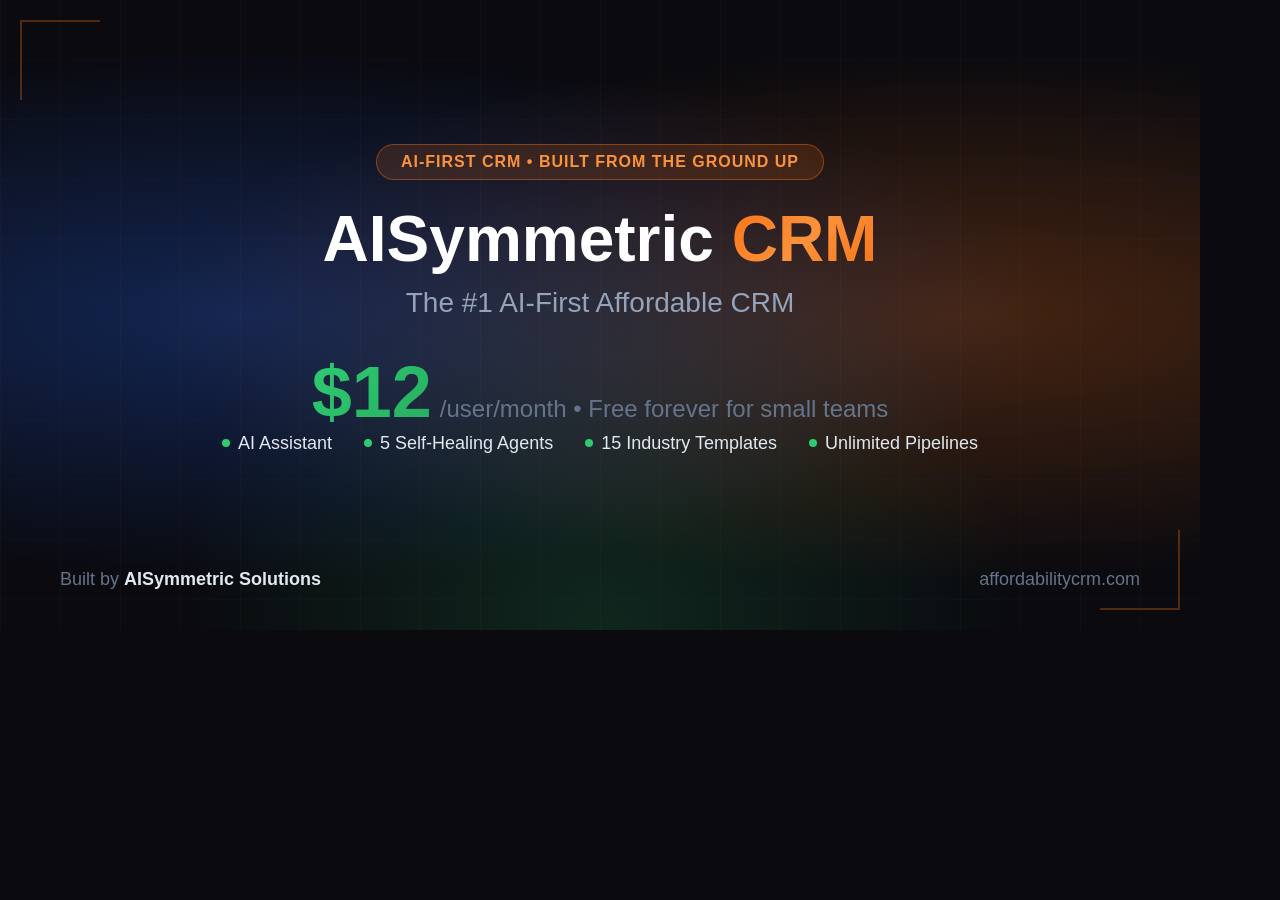
<file: og-image-generator.html>
<!DOCTYPE html>
<html>
<head>
<style>
* { margin: 0; padding: 0; box-sizing: border-box; }
body {
  width: 1200px;
  height: 630px;
  overflow: hidden;
  font-family: 'Segoe UI', Arial, sans-serif;
  background: #0A0A0F;
  position: relative;
}
.bg {
  position: absolute;
  inset: 0;
  background:
    radial-gradient(ellipse at 20% 50%, rgba(37, 99, 235, 0.3) 0%, transparent 60%),
    radial-gradient(ellipse at 80% 50%, rgba(249, 115, 22, 0.25) 0%, transparent 60%),
    radial-gradient(ellipse at 50% 100%, rgba(46, 204, 113, 0.15) 0%, transparent 50%);
}
.lines {
  position: absolute;
  inset: 0;
  opacity: 0.08;
  background-image:
    linear-gradient(90deg, rgba(249,115,22,0.5) 1px, transparent 1px),
    linear-gradient(0deg, rgba(37,99,235,0.5) 1px, transparent 1px);
  background-size: 60px 60px;
}
.content {
  position: relative;
  z-index: 2;
  display: flex;
  flex-direction: column;
  justify-content: center;
  align-items: center;
  height: 100%;
  padding: 60px;
  text-align: center;
}
.badge {
  background: rgba(249, 115, 22, 0.15);
  border: 1px solid rgba(249, 115, 22, 0.4);
  color: #FB923C;
  padding: 8px 24px;
  border-radius: 50px;
  font-size: 16px;
  font-weight: 600;
  letter-spacing: 1px;
  text-transform: uppercase;
  margin-bottom: 24px;
}
.title {
  font-size: 64px;
  font-weight: 900;
  color: #fff;
  line-height: 1.1;
  margin-bottom: 12px;
}
.title .highlight {
  background: linear-gradient(135deg, #F97316, #FB923C, #F97316);
  -webkit-background-clip: text;
  -webkit-text-fill-color: transparent;
}
.subtitle {
  font-size: 28px;
  color: #94A3B8;
  margin-bottom: 32px;
  font-weight: 400;
}
.features {
  display: flex;
  gap: 32px;
  margin-bottom: 32px;
}
.feature {
  display: flex;
  align-items: center;
  gap: 8px;
  color: #E2E8F0;
  font-size: 18px;
  font-weight: 500;
}
.feature .dot {
  width: 8px;
  height: 8px;
  border-radius: 50%;
  background: #2ECC71;
}
.price-row {
  display: flex;
  align-items: baseline;
  gap: 8px;
}
.price {
  font-size: 72px;
  font-weight: 900;
  background: linear-gradient(135deg, #2ECC71, #27AE60);
  -webkit-background-clip: text;
  -webkit-text-fill-color: transparent;
}
.price-label {
  font-size: 24px;
  color: #64748B;
  font-weight: 500;
}
.brand {
  position: absolute;
  bottom: 40px;
  left: 60px;
  display: flex;
  align-items: center;
  gap: 12px;
}
.brand-text {
  color: #64748B;
  font-size: 18px;
}
.brand-text strong {
  color: #E2E8F0;
}
.url {
  position: absolute;
  bottom: 40px;
  right: 60px;
  color: #64748B;
  font-size: 18px;
}
.corner-tl, .corner-br {
  position: absolute;
  width: 80px;
  height: 80px;
  border: 2px solid rgba(249, 115, 22, 0.3);
}
.corner-tl {
  top: 20px;
  left: 20px;
  border-right: none;
  border-bottom: none;
}
.corner-br {
  bottom: 20px;
  right: 20px;
  border-left: none;
  border-top: none;
}
</style>
</head>
<body>
  <div class="bg"></div>
  <div class="lines"></div>
  <div class="corner-tl"></div>
  <div class="corner-br"></div>
  <div class="content">
    <div class="badge">AI-First CRM &bull; Built From The Ground Up</div>
    <h1 class="title">AISymmetric <span class="highlight">CRM</span></h1>
    <p class="subtitle">The #1 AI-First Affordable CRM</p>
    <div class="price-row">
      <span class="price">$12</span>
      <span class="price-label">/user/month &bull; Free forever for small teams</span>
    </div>
    <div class="features">
      <div class="feature"><span class="dot"></span> AI Assistant</div>
      <div class="feature"><span class="dot"></span> 5 Self-Healing Agents</div>
      <div class="feature"><span class="dot"></span> 15 Industry Templates</div>
      <div class="feature"><span class="dot"></span> Unlimited Pipelines</div>
    </div>
  </div>
  <div class="brand">
    <span class="brand-text">Built by <strong>AISymmetric Solutions</strong></span>
  </div>
  <div class="url">affordabilitycrm.com</div>
</body>
</html>
</file>
<file: styles.css>
/* ============================================
   AISymmetric CRM — Landing Page Styles
   Valor-inspired dark energy + Affordable palette
   ============================================ */

:root {
  --primary: #2563EB;
  --primary-light: #3B82F6;
  --green: #2ECC71;
  --green-dark: #27AE60;
  --orange: #F97316;
  --orange-light: #FB923C;
  --orange-dark: #EA580C;
  --dark: #0A0A0F;
  --dark-2: #111118;
  --dark-3: #1A1A24;
  --dark-4: #22222E;
  --text: #E2E8F0;
  --text-muted: #94A3B8;
  --text-dim: #64748B;
  --glass: rgba(255, 255, 255, 0.05);
  --glass-border: rgba(255, 255, 255, 0.08);
  --glow-orange: rgba(249, 115, 22, 0.4);
  --glow-blue: rgba(37, 99, 235, 0.4);
  --glow-green: rgba(46, 204, 113, 0.3);
  --radius: 12px;
  --radius-lg: 20px;
  --transition: 0.3s cubic-bezier(0.4, 0, 0.2, 1);
}

*, *::before, *::after {
  margin: 0;
  padding: 0;
  box-sizing: border-box;
}

html {
  scroll-behavior: smooth;
  scroll-padding-top: 80px;
}

body {
  font-family: 'Inter', -apple-system, BlinkMacSystemFont, sans-serif;
  background: var(--dark);
  color: var(--text);
  line-height: 1.6;
  overflow-x: hidden;
  -webkit-font-smoothing: antialiased;
}

/* Particle Canvas */
#particles {
  position: fixed;
  top: 0;
  left: 0;
  width: 100%;
  height: 100%;
  z-index: 0;
  pointer-events: none;
}

.container {
  max-width: 1200px;
  margin: 0 auto;
  padding: 0 24px;
  position: relative;
  z-index: 1;
}

/* ============ NAVBAR ============ */
.navbar {
  position: fixed;
  top: 0;
  left: 0;
  right: 0;
  z-index: 1000;
  padding: 16px 0;
  transition: var(--transition);
  background: transparent;
}

.navbar.scrolled {
  background: rgba(10, 10, 15, 0.9);
  backdrop-filter: blur(20px);
  -webkit-backdrop-filter: blur(20px);
  border-bottom: 1px solid var(--glass-border);
  padding: 10px 0;
}

.nav-container {
  max-width: 1200px;
  margin: 0 auto;
  padding: 0 24px;
  display: flex;
  align-items: center;
  justify-content: space-between;
}

.nav-logo {
  display: flex;
  align-items: center;
  gap: 10px;
  text-decoration: none;
  color: white;
}

.logo-icon svg {
  width: 36px;
  height: 36px;
}

.logo-text {
  font-family: 'Space Grotesk', sans-serif;
  font-size: 1.25rem;
  font-weight: 700;
  letter-spacing: -0.02em;
}

.logo-highlight {
  background: linear-gradient(135deg, var(--orange), var(--primary));
  -webkit-background-clip: text;
  -webkit-text-fill-color: transparent;
  background-clip: text;
}

.nav-links {
  display: flex;
  gap: 32px;
}

.nav-link {
  color: var(--text-muted);
  text-decoration: none;
  font-size: 0.9rem;
  font-weight: 500;
  transition: var(--transition);
  position: relative;
}

.nav-link:hover {
  color: white;
}

.nav-link::after {
  content: '';
  position: absolute;
  bottom: -4px;
  left: 0;
  width: 0;
  height: 2px;
  background: var(--orange);
  transition: var(--transition);
}

.nav-link:hover::after {
  width: 100%;
}

.nav-actions {
  display: flex;
  gap: 12px;
  align-items: center;
}

/* Buttons */
.btn {
  display: inline-flex;
  align-items: center;
  gap: 8px;
  padding: 10px 24px;
  border-radius: 10px;
  font-size: 0.9rem;
  font-weight: 600;
  text-decoration: none;
  transition: all 0.3s ease;
  cursor: pointer;
  border: none;
  white-space: nowrap;
}

.btn-primary {
  background: linear-gradient(135deg, var(--orange), var(--orange-dark));
  color: white;
  box-shadow: 0 4px 15px var(--glow-orange);
}

.btn-primary:hover {
  transform: translateY(-2px);
  box-shadow: 0 8px 30px var(--glow-orange);
}

.btn-ghost {
  background: transparent;
  color: var(--text-muted);
  border: 1px solid transparent;
}

.btn-ghost:hover {
  color: white;
  border-color: var(--glass-border);
}

.btn-outline {
  background: transparent;
  color: white;
  border: 1px solid rgba(255, 255, 255, 0.2);
}

.btn-outline:hover {
  border-color: var(--orange);
  background: rgba(249, 115, 22, 0.1);
  transform: translateY(-2px);
}

.btn-lg {
  padding: 14px 32px;
  font-size: 1rem;
}

.btn-xl {
  padding: 18px 40px;
  font-size: 1.1rem;
  border-radius: 14px;
}

.btn-full {
  width: 100%;
  justify-content: center;
}

.btn-arrow {
  width: 18px;
  height: 18px;
  transition: transform 0.3s ease;
}

.btn:hover .btn-arrow {
  transform: translateX(4px);
}

.pulse-glow {
  animation: pulseGlow 2s ease-in-out infinite;
}

@keyframes pulseGlow {
  0%, 100% { box-shadow: 0 4px 15px var(--glow-orange); }
  50% { box-shadow: 0 4px 30px var(--glow-orange), 0 0 60px rgba(249, 115, 22, 0.2); }
}

/* Mobile Toggle */
.mobile-toggle {
  display: none;
  flex-direction: column;
  gap: 5px;
  background: none;
  border: none;
  cursor: pointer;
  padding: 4px;
}

.mobile-toggle span {
  display: block;
  width: 24px;
  height: 2px;
  background: white;
  transition: var(--transition);
  border-radius: 2px;
}

/* ============ HERO ============ */
.hero {
  min-height: 100vh;
  display: flex;
  align-items: center;
  padding: 120px 0 60px;
  position: relative;
  overflow: hidden;
}

.hero .container {
  display: grid;
  grid-template-columns: 1fr 1fr;
  gap: 60px;
  align-items: center;
}

.hero-bg-effects {
  position: absolute;
  inset: 0;
  pointer-events: none;
  overflow: hidden;
}

.hero-orb {
  position: absolute;
  border-radius: 50%;
  filter: blur(80px);
  opacity: 0.4;
}

.hero-orb-1 {
  width: 600px;
  height: 600px;
  background: radial-gradient(circle, var(--glow-orange), transparent);
  top: -200px;
  right: -100px;
  animation: orbFloat 8s ease-in-out infinite;
}

.hero-orb-2 {
  width: 400px;
  height: 400px;
  background: radial-gradient(circle, var(--glow-blue), transparent);
  bottom: -100px;
  left: -100px;
  animation: orbFloat 10s ease-in-out infinite reverse;
}

.hero-orb-3 {
  width: 300px;
  height: 300px;
  background: radial-gradient(circle, var(--glow-green), transparent);
  top: 50%;
  left: 30%;
  animation: orbFloat 12s ease-in-out infinite 2s;
}

@keyframes orbFloat {
  0%, 100% { transform: translate(0, 0) scale(1); }
  33% { transform: translate(30px, -30px) scale(1.1); }
  66% { transform: translate(-20px, 20px) scale(0.9); }
}

/* Energy Lines (Valor-inspired) */
.energy-lines {
  position: absolute;
  inset: 0;
}

.energy-line {
  position: absolute;
  background: linear-gradient(180deg, transparent, var(--orange), transparent);
  opacity: 0.08;
}

.line-1 {
  width: 1px;
  height: 100%;
  left: 15%;
  animation: energyPulse 4s ease-in-out infinite;
}

.line-2 {
  width: 1px;
  height: 100%;
  left: 40%;
  animation: energyPulse 5s ease-in-out infinite 1s;
}

.line-3 {
  width: 1px;
  height: 100%;
  right: 25%;
  animation: energyPulse 4.5s ease-in-out infinite 2s;
}

.line-4 {
  width: 1px;
  height: 100%;
  right: 10%;
  animation: energyPulse 6s ease-in-out infinite 0.5s;
}

@keyframes energyPulse {
  0%, 100% { opacity: 0.03; }
  50% { opacity: 0.12; }
}

/* Hero Content */
.hero-badge {
  display: inline-flex;
  align-items: center;
  gap: 8px;
  padding: 6px 16px 6px 10px;
  background: rgba(249, 115, 22, 0.1);
  border: 1px solid rgba(249, 115, 22, 0.2);
  border-radius: 50px;
  font-size: 0.85rem;
  color: var(--orange);
  font-weight: 500;
  margin-bottom: 24px;
}

.badge-dot {
  width: 8px;
  height: 8px;
  border-radius: 50%;
  background: var(--orange);
  animation: dotPulse 2s ease-in-out infinite;
}

@keyframes dotPulse {
  0%, 100% { opacity: 1; transform: scale(1); }
  50% { opacity: 0.5; transform: scale(0.8); }
}

.hero-title {
  font-family: 'Space Grotesk', sans-serif;
  font-size: clamp(2.5rem, 5vw, 3.8rem);
  font-weight: 800;
  line-height: 1.15;
  letter-spacing: -0.03em;
  margin-bottom: 24px;
}

.gradient-text {
  background: linear-gradient(135deg, var(--orange), var(--orange-light), #FBBF24);
  -webkit-background-clip: text;
  -webkit-text-fill-color: transparent;
  background-clip: text;
}

.gradient-text-fire {
  background: linear-gradient(135deg, var(--orange), #EF4444, var(--orange-light));
  -webkit-background-clip: text;
  -webkit-text-fill-color: transparent;
  background-clip: text;
  animation: fireGrad 3s ease-in-out infinite;
  background-size: 200% auto;
}

@keyframes fireGrad {
  0%, 100% { background-position: 0% center; }
  50% { background-position: 100% center; }
}

.typewriter-container {
  display: inline-flex;
  align-items: baseline;
}

.typewriter {
  background: linear-gradient(135deg, var(--primary), var(--green));
  -webkit-background-clip: text;
  -webkit-text-fill-color: transparent;
  background-clip: text;
}

.typewriter-cursor {
  color: var(--orange);
  animation: blink 1s step-end infinite;
  font-weight: 300;
  -webkit-text-fill-color: var(--orange);
}

@keyframes blink {
  0%, 100% { opacity: 1; }
  50% { opacity: 0; }
}

.hero-subtitle {
  font-size: 1.15rem;
  color: var(--text-muted);
  max-width: 560px;
  margin-bottom: 32px;
  line-height: 1.7;
}

.hero-cta {
  display: flex;
  gap: 16px;
  margin-bottom: 40px;
  flex-wrap: wrap;
}

.hero-trust {
  display: flex;
  gap: 24px;
  flex-wrap: wrap;
}

.trust-item {
  display: flex;
  align-items: center;
  gap: 8px;
  font-size: 0.85rem;
  color: var(--text-muted);
}

.trust-item svg {
  width: 18px;
  height: 18px;
  flex-shrink: 0;
}

/* Animate In */
.animate-in {
  opacity: 0;
  transform: translateY(30px);
  animation: fadeInUp 0.8s ease forwards;
}

.delay-1 { animation-delay: 0.15s; }
.delay-2 { animation-delay: 0.3s; }
.delay-3 { animation-delay: 0.45s; }
.delay-4 { animation-delay: 0.6s; }

@keyframes fadeInUp {
  to { opacity: 1; transform: translateY(0); }
}

/* Dashboard Mockup */
.hero-visual {
  perspective: 1200px;
}

.dashboard-mockup {
  background: var(--dark-2);
  border: 1px solid var(--glass-border);
  border-radius: var(--radius-lg);
  overflow: hidden;
  box-shadow: 0 25px 80px rgba(0, 0, 0, 0.5), 0 0 40px var(--glow-orange);
  transform: rotateY(-5deg) rotateX(2deg);
  transition: transform 0.5s ease;
  animation: mockupFloat 6s ease-in-out infinite;
}

.dashboard-mockup:hover {
  transform: rotateY(0) rotateX(0);
}

@keyframes mockupFloat {
  0%, 100% { transform: rotateY(-5deg) rotateX(2deg) translateY(0); }
  50% { transform: rotateY(-5deg) rotateX(2deg) translateY(-10px); }
}

.mockup-header {
  display: flex;
  align-items: center;
  gap: 12px;
  padding: 12px 16px;
  background: var(--dark-3);
  border-bottom: 1px solid var(--glass-border);
}

.mockup-dots {
  display: flex;
  gap: 6px;
}

.mockup-dots span {
  width: 10px;
  height: 10px;
  border-radius: 50%;
}

.mockup-dots span:nth-child(1) { background: #EF4444; }
.mockup-dots span:nth-child(2) { background: #F59E0B; }
.mockup-dots span:nth-child(3) { background: #22C55E; }

.mockup-url {
  font-size: 0.75rem;
  color: var(--text-dim);
  background: var(--dark-4);
  padding: 4px 12px;
  border-radius: 6px;
  flex: 1;
  text-align: center;
}

.mockup-body {
  display: flex;
  min-height: 320px;
}

.mockup-sidebar {
  width: 48px;
  background: var(--dark-3);
  padding: 12px 8px;
  display: flex;
  flex-direction: column;
  gap: 8px;
  border-right: 1px solid var(--glass-border);
}

.sidebar-item {
  width: 32px;
  height: 32px;
  border-radius: 8px;
  background: var(--dark-4);
  transition: var(--transition);
}

.sidebar-item.active {
  background: linear-gradient(135deg, var(--orange), var(--primary));
}

.mockup-content {
  flex: 1;
  padding: 16px;
}

.mockup-stat-row {
  display: grid;
  grid-template-columns: repeat(3, 1fr);
  gap: 12px;
  margin-bottom: 16px;
}

.mockup-stat {
  background: var(--dark-3);
  border-radius: 10px;
  padding: 12px;
  border: 1px solid var(--glass-border);
}

.stat-number {
  font-family: 'Space Grotesk', sans-serif;
  font-size: 1.3rem;
  font-weight: 700;
  color: white;
}

.stat-label {
  font-size: 0.65rem;
  color: var(--text-dim);
  margin: 2px 0 6px;
}

.stat-bar {
  height: 4px;
  background: var(--dark-4);
  border-radius: 4px;
  overflow: hidden;
}

.stat-fill {
  height: 100%;
  border-radius: 4px;
  background: var(--primary);
  animation: fillGrow 2s ease forwards;
  transform-origin: left;
}

.stat-fill.green { background: var(--green); }
.stat-fill.orange { background: var(--orange); }

@keyframes fillGrow {
  from { width: 0 !important; }
}

.mockup-kanban {
  display: grid;
  grid-template-columns: repeat(4, 1fr);
  gap: 8px;
  margin-bottom: 12px;
}

.kanban-col {
  background: var(--dark-3);
  border-radius: 8px;
  padding: 8px;
}

.kanban-header {
  font-size: 0.6rem;
  font-weight: 600;
  color: var(--text-dim);
  text-transform: uppercase;
  letter-spacing: 0.05em;
  margin-bottom: 6px;
}

.kanban-header.won { color: var(--green); }

.kanban-card {
  height: 24px;
  background: var(--dark-4);
  border-radius: 4px;
  margin-bottom: 4px;
  border-left: 3px solid var(--primary);
}

.won-card { border-left-color: var(--green); }

.float-card {
  animation: cardFloat 3s ease-in-out infinite;
}

.float-card.delay { animation-delay: 0.5s; }
.float-card.delay-2 { animation-delay: 1s; }
.float-card.delay-3 { animation-delay: 1.5s; }
.float-card.delay-4 { animation-delay: 2s; }
.float-card.delay-5 { animation-delay: 2.5s; }

@keyframes cardFloat {
  0%, 100% { transform: translateY(0); }
  50% { transform: translateY(-3px); }
}

.ai-assistant-preview {
  background: linear-gradient(135deg, rgba(37, 99, 235, 0.1), rgba(249, 115, 22, 0.1));
  border: 1px solid rgba(37, 99, 235, 0.2);
  border-radius: 8px;
  padding: 8px 12px;
}

.ai-bubble {
  display: flex;
  align-items: center;
  gap: 8px;
}

.ai-icon {
  background: linear-gradient(135deg, var(--primary), var(--orange));
  color: white;
  font-size: 0.6rem;
  font-weight: 800;
  padding: 4px 6px;
  border-radius: 6px;
  flex-shrink: 0;
}

.ai-text {
  font-size: 0.65rem;
  color: var(--text-muted);
  line-height: 1.4;
}

/* Scroll Indicator */
.scroll-indicator {
  position: absolute;
  bottom: 30px;
  left: 50%;
  transform: translateX(-50%);
  z-index: 2;
}

.scroll-arrow {
  width: 24px;
  height: 40px;
  border: 2px solid rgba(255, 255, 255, 0.2);
  border-radius: 12px;
  position: relative;
}

.scroll-arrow::after {
  content: '';
  width: 4px;
  height: 8px;
  background: var(--orange);
  border-radius: 4px;
  position: absolute;
  top: 6px;
  left: 50%;
  transform: translateX(-50%);
  animation: scrollBounce 2s ease-in-out infinite;
}

@keyframes scrollBounce {
  0%, 100% { transform: translateX(-50%) translateY(0); opacity: 1; }
  50% { transform: translateX(-50%) translateY(12px); opacity: 0.3; }
}

/* ============ SOCIAL PROOF ============ */
.social-proof {
  padding: 30px 0;
  background: var(--dark-2);
  border-top: 1px solid var(--glass-border);
  border-bottom: 1px solid var(--glass-border);
  overflow: hidden;
}

.proof-text {
  text-align: center;
  font-size: 0.8rem;
  color: var(--text-dim);
  text-transform: uppercase;
  letter-spacing: 0.1em;
  margin-bottom: 16px;
}

.proof-scroll {
  overflow: hidden;
  mask-image: linear-gradient(to right, transparent, black 10%, black 90%, transparent);
  -webkit-mask-image: linear-gradient(to right, transparent, black 10%, black 90%, transparent);
}

.proof-track {
  display: flex;
  gap: 16px;
  animation: scrollTrack 30s linear infinite;
  width: max-content;
}

.proof-item {
  font-size: 0.9rem;
  font-weight: 600;
  color: var(--text-muted);
  white-space: nowrap;
}

.proof-divider {
  color: var(--text-dim);
  opacity: 0.3;
}

@keyframes scrollTrack {
  0% { transform: translateX(0); }
  100% { transform: translateX(-50%); }
}

/* ============ SECTIONS COMMON ============ */
.section-header {
  text-align: center;
  margin-bottom: 60px;
}

.section-tag {
  display: inline-block;
  padding: 4px 14px;
  font-size: 0.75rem;
  font-weight: 600;
  text-transform: uppercase;
  letter-spacing: 0.1em;
  color: var(--primary);
  background: rgba(37, 99, 235, 0.1);
  border: 1px solid rgba(37, 99, 235, 0.2);
  border-radius: 50px;
  margin-bottom: 16px;
}

.section-tag.orange-tag {
  color: var(--orange);
  background: rgba(249, 115, 22, 0.1);
  border-color: rgba(249, 115, 22, 0.2);
}

.section-tag.green-tag {
  color: var(--green);
  background: rgba(46, 204, 113, 0.1);
  border-color: rgba(46, 204, 113, 0.2);
}

.section-title {
  font-family: 'Space Grotesk', sans-serif;
  font-size: clamp(2rem, 4vw, 3rem);
  font-weight: 800;
  letter-spacing: -0.03em;
  margin-bottom: 16px;
}

.section-subtitle {
  font-size: 1.1rem;
  color: var(--text-muted);
  max-width: 600px;
  margin: 0 auto;
}

/* ============ VALUE PROP ============ */
.value-prop {
  padding: 100px 0;
  position: relative;
}

.value-grid {
  display: grid;
  grid-template-columns: repeat(3, 1fr);
  gap: 24px;
}

.value-card {
  background: var(--dark-2);
  border: 1px solid var(--glass-border);
  border-radius: var(--radius-lg);
  padding: 36px 28px;
  transition: all 0.4s ease;
  position: relative;
  overflow: hidden;
}

.value-card::before {
  content: '';
  position: absolute;
  top: 0;
  left: 0;
  right: 0;
  height: 3px;
  background: linear-gradient(90deg, transparent, var(--orange), transparent);
  opacity: 0;
  transition: opacity 0.4s ease;
}

.value-card:hover {
  transform: translateY(-8px);
  border-color: rgba(249, 115, 22, 0.3);
  box-shadow: 0 20px 60px rgba(0, 0, 0, 0.3), 0 0 30px var(--glow-orange);
}

.value-card:hover::before {
  opacity: 1;
}

.value-icon {
  width: 56px;
  height: 56px;
  border-radius: 14px;
  display: flex;
  align-items: center;
  justify-content: center;
  margin-bottom: 20px;
}

.value-icon svg {
  width: 28px;
  height: 28px;
}

.value-icon.blue {
  background: rgba(37, 99, 235, 0.1);
  color: var(--primary);
}

.value-icon.green {
  background: rgba(46, 204, 113, 0.1);
  color: var(--green);
}

.value-icon.orange {
  background: rgba(249, 115, 22, 0.1);
  color: var(--orange);
}

.value-card h3 {
  font-family: 'Space Grotesk', sans-serif;
  font-size: 1.3rem;
  font-weight: 700;
  margin-bottom: 12px;
}

.value-card p {
  color: var(--text-muted);
  font-size: 0.95rem;
  line-height: 1.7;
}

/* ============ FEATURES ============ */
.features {
  padding: 100px 0;
  background: var(--dark-2);
}

.features-showcase {
  display: flex;
  flex-direction: column;
  gap: 20px;
}

.feature-row {
  display: grid;
  grid-template-columns: 1fr 1fr;
  gap: 20px;
}

.glass-card {
  background: rgba(255, 255, 255, 0.03);
  backdrop-filter: blur(10px);
  -webkit-backdrop-filter: blur(10px);
  border: 1px solid var(--glass-border);
}

.feature-card {
  border-radius: var(--radius-lg);
  padding: 32px;
  transition: all 0.4s ease;
  position: relative;
  overflow: hidden;
}

.feature-card:hover {
  transform: translateY(-4px);
  border-color: rgba(255, 255, 255, 0.15);
  box-shadow: 0 15px 50px rgba(0, 0, 0, 0.3);
}

.feature-icon-wrap {
  width: 48px;
  height: 48px;
  display: flex;
  align-items: center;
  justify-content: center;
  margin-bottom: 16px;
}

.feature-icon-wrap svg {
  width: 32px;
  height: 32px;
}

.feature-card h3 {
  font-family: 'Space Grotesk', sans-serif;
  font-size: 1.15rem;
  font-weight: 700;
  margin-bottom: 10px;
}

.feature-card p {
  color: var(--text-muted);
  font-size: 0.9rem;
  line-height: 1.7;
}

/* ============ AI POWER ============ */
.ai-power {
  padding: 100px 0;
  position: relative;
  overflow: hidden;
}

.ai-power-bg {
  position: absolute;
  inset: 0;
  pointer-events: none;
}

.ai-grid-lines {
  position: absolute;
  inset: 0;
  background-image:
    linear-gradient(rgba(249, 115, 22, 0.03) 1px, transparent 1px),
    linear-gradient(90deg, rgba(249, 115, 22, 0.03) 1px, transparent 1px);
  background-size: 60px 60px;
  animation: gridShift 20s linear infinite;
}

@keyframes gridShift {
  0% { transform: translate(0, 0); }
  100% { transform: translate(60px, 60px); }
}

.agents-grid {
  display: grid;
  grid-template-columns: repeat(5, 1fr);
  gap: 20px;
}

.agent-card {
  background: var(--dark-2);
  border: 1px solid var(--glass-border);
  border-radius: var(--radius-lg);
  padding: 28px 20px;
  text-align: center;
  transition: all 0.4s ease;
  position: relative;
  overflow: hidden;
}

.agent-card:hover {
  transform: translateY(-8px);
  border-color: rgba(249, 115, 22, 0.3);
  box-shadow: 0 20px 60px rgba(0, 0, 0, 0.3), 0 0 20px var(--glow-orange);
}

.agent-pulse {
  position: absolute;
  top: -50%;
  left: -50%;
  width: 200%;
  height: 200%;
  background: radial-gradient(circle at center, rgba(249, 115, 22, 0.05), transparent 70%);
  animation: agentPulse 4s ease-in-out infinite;
}

@keyframes agentPulse {
  0%, 100% { transform: scale(1); opacity: 0.5; }
  50% { transform: scale(1.1); opacity: 1; }
}

.agent-icon {
  width: 48px;
  height: 48px;
  margin: 0 auto 16px;
  display: flex;
  align-items: center;
  justify-content: center;
}

.agent-icon svg {
  width: 32px;
  height: 32px;
}

.agent-card h3 {
  font-family: 'Space Grotesk', sans-serif;
  font-size: 1rem;
  font-weight: 700;
  margin-bottom: 8px;
}

.agent-card p {
  color: var(--text-muted);
  font-size: 0.8rem;
  line-height: 1.5;
  margin-bottom: 16px;
}

.agent-status {
  display: flex;
  align-items: center;
  justify-content: center;
  gap: 6px;
  font-size: 0.75rem;
  color: var(--green);
  font-weight: 600;
}

.status-dot {
  width: 8px;
  height: 8px;
  border-radius: 50%;
  background: var(--green);
  animation: statusBlink 2s ease-in-out infinite;
}

@keyframes statusBlink {
  0%, 100% { opacity: 1; box-shadow: 0 0 6px var(--glow-green); }
  50% { opacity: 0.5; box-shadow: 0 0 2px var(--glow-green); }
}

/* ============ INDUSTRIES ============ */
.industries {
  padding: 100px 0;
  background: var(--dark-2);
  overflow: hidden;
}

.industry-carousel {
  overflow: hidden;
  mask-image: linear-gradient(to right, transparent, black 5%, black 95%, transparent);
  -webkit-mask-image: linear-gradient(to right, transparent, black 5%, black 95%, transparent);
}

.industry-track {
  display: flex;
  gap: 16px;
  animation: industryScroll 35s linear infinite;
  width: max-content;
}

.industry-chip {
  display: flex;
  align-items: center;
  gap: 8px;
  padding: 14px 24px;
  background: var(--dark-3);
  border: 1px solid var(--glass-border);
  border-radius: 50px;
  white-space: nowrap;
  font-weight: 600;
  font-size: 0.95rem;
  transition: all 0.3s ease;
}

.industry-chip:hover {
  border-color: var(--orange);
  background: rgba(249, 115, 22, 0.08);
  transform: scale(1.05);
}

.industry-emoji {
  font-size: 1.2rem;
}

@keyframes industryScroll {
  0% { transform: translateX(0); }
  100% { transform: translateX(-50%); }
}

/* ============ PRICING ============ */
.pricing {
  padding: 100px 0;
}

.pricing-grid {
  display: grid;
  grid-template-columns: repeat(3, 1fr);
  gap: 24px;
  align-items: start;
}

.pricing-card {
  background: var(--dark-2);
  border: 1px solid var(--glass-border);
  border-radius: var(--radius-lg);
  padding: 36px 28px;
  transition: all 0.4s ease;
  position: relative;
}

.pricing-card:hover {
  transform: translateY(-8px);
  box-shadow: 0 20px 60px rgba(0, 0, 0, 0.3);
}

.pricing-card.featured {
  border-color: var(--orange);
  box-shadow: 0 0 40px var(--glow-orange);
  transform: scale(1.04);
}

.pricing-card.featured:hover {
  transform: scale(1.04) translateY(-8px);
}

.pricing-badge {
  position: absolute;
  top: -12px;
  left: 50%;
  transform: translateX(-50%);
  background: linear-gradient(135deg, var(--orange), var(--orange-dark));
  color: white;
  font-size: 0.75rem;
  font-weight: 700;
  padding: 4px 16px;
  border-radius: 50px;
  text-transform: uppercase;
  letter-spacing: 0.05em;
}

.pricing-header {
  text-align: center;
  margin-bottom: 28px;
  padding-bottom: 28px;
  border-bottom: 1px solid var(--glass-border);
}

.plan-name {
  font-family: 'Space Grotesk', sans-serif;
  font-size: 1.3rem;
  font-weight: 700;
  margin-bottom: 8px;
}

.plan-price {
  margin-bottom: 8px;
}

.price-amount {
  font-family: 'Space Grotesk', sans-serif;
  font-size: 3rem;
  font-weight: 800;
  background: linear-gradient(135deg, white, var(--text-muted));
  -webkit-background-clip: text;
  -webkit-text-fill-color: transparent;
  background-clip: text;
}

.featured .price-amount {
  background: linear-gradient(135deg, var(--orange-light), var(--orange));
  -webkit-background-clip: text;
  -webkit-text-fill-color: transparent;
  background-clip: text;
}

.price-period {
  font-size: 0.9rem;
  color: var(--text-dim);
}

.plan-desc {
  font-size: 0.85rem;
  color: var(--text-dim);
}

.plan-features {
  list-style: none;
  margin-bottom: 28px;
}

.plan-features li {
  display: flex;
  align-items: center;
  gap: 10px;
  padding: 8px 0;
  font-size: 0.9rem;
  color: var(--text-muted);
}

.plan-features li svg {
  width: 18px;
  height: 18px;
  flex-shrink: 0;
}

/* ============ COMPARE ============ */
.compare {
  padding: 100px 0;
  background: var(--dark-2);
}

.compare-table-wrap {
  overflow-x: auto;
  border-radius: var(--radius-lg);
  border: 1px solid var(--glass-border);
}

.compare-table {
  width: 100%;
  border-collapse: collapse;
  min-width: 700px;
}

.compare-table th,
.compare-table td {
  padding: 16px 20px;
  text-align: center;
  font-size: 0.85rem;
  border-bottom: 1px solid var(--glass-border);
}

.compare-table th {
  background: var(--dark-3);
  font-family: 'Space Grotesk', sans-serif;
  font-weight: 700;
  font-size: 0.9rem;
  color: var(--text);
}

.compare-table td:first-child,
.compare-table th:first-child {
  text-align: left;
  font-weight: 600;
}

.highlight-col {
  background: rgba(249, 115, 22, 0.05) !important;
}

.compare-table th.highlight-col {
  background: rgba(249, 115, 22, 0.12) !important;
  color: var(--orange);
}

.table-price {
  font-size: 0.7rem;
  color: var(--text-dim);
  font-weight: 400;
}

.check {
  color: var(--green);
  font-weight: 700;
}

.cross {
  color: #EF4444;
  font-size: 0.8rem;
}

.partial {
  color: #F59E0B;
  font-size: 0.8rem;
}

.compare-table tbody tr {
  transition: background 0.2s ease;
}

.compare-table tbody tr:hover {
  background: rgba(255, 255, 255, 0.02);
}

/* ============ FINAL CTA ============ */
.final-cta {
  padding: 120px 0;
  position: relative;
  overflow: hidden;
}

.cta-bg-effects {
  position: absolute;
  inset: 0;
  pointer-events: none;
}

.cta-orb {
  position: absolute;
  border-radius: 50%;
  filter: blur(100px);
}

.cta-orb-1 {
  width: 500px;
  height: 500px;
  background: radial-gradient(circle, var(--glow-orange), transparent);
  top: -200px;
  left: 50%;
  transform: translateX(-50%);
  opacity: 0.3;
  animation: orbFloat 8s ease-in-out infinite;
}

.cta-orb-2 {
  width: 400px;
  height: 400px;
  background: radial-gradient(circle, var(--glow-blue), transparent);
  bottom: -200px;
  right: -100px;
  opacity: 0.2;
  animation: orbFloat 10s ease-in-out infinite reverse;
}

.cta-content {
  text-align: center;
  position: relative;
  z-index: 1;
}

.cta-title {
  font-family: 'Space Grotesk', sans-serif;
  font-size: clamp(2rem, 4vw, 3.2rem);
  font-weight: 800;
  letter-spacing: -0.03em;
  margin-bottom: 16px;
  max-width: 800px;
  margin-left: auto;
  margin-right: auto;
}

.cta-subtitle {
  font-size: 1.15rem;
  color: var(--text-muted);
  margin-bottom: 36px;
}

.cta-buttons {
  display: flex;
  gap: 16px;
  justify-content: center;
  margin-bottom: 24px;
  flex-wrap: wrap;
}

.cta-guarantee {
  display: flex;
  align-items: center;
  justify-content: center;
  gap: 8px;
  font-size: 0.85rem;
  color: var(--text-muted);
}

/* ============ FOOTER ============ */
.footer {
  padding: 60px 0 30px;
  background: var(--dark-2);
  border-top: 1px solid var(--glass-border);
}

.footer-grid {
  display: grid;
  grid-template-columns: 2fr 1fr 1fr 1fr;
  gap: 40px;
  margin-bottom: 40px;
}

.footer-desc {
  color: var(--text-muted);
  font-size: 0.9rem;
  margin: 12px 0;
  line-height: 1.7;
}

.footer-built {
  font-size: 0.85rem;
  color: var(--text-dim);
}

.footer-built a {
  color: var(--orange);
  text-decoration: none;
}

.footer-built a:hover {
  text-decoration: underline;
}

.footer-links-col {
  display: flex;
  flex-direction: column;
  gap: 10px;
}

.footer-links-col h4 {
  font-family: 'Space Grotesk', sans-serif;
  font-weight: 700;
  font-size: 0.9rem;
  margin-bottom: 4px;
}

.footer-links-col a {
  color: var(--text-muted);
  text-decoration: none;
  font-size: 0.85rem;
  transition: var(--transition);
}

.footer-links-col a:hover {
  color: var(--orange);
}

.footer-bottom {
  border-top: 1px solid var(--glass-border);
  padding-top: 20px;
  text-align: center;
}

.footer-bottom p {
  font-size: 0.8rem;
  color: var(--text-dim);
}

/* ============ SCROLL ANIMATIONS ============ */
[data-aos] {
  opacity: 0;
  transform: translateY(30px);
  transition: all 0.6s cubic-bezier(0.4, 0, 0.2, 1);
}

[data-aos="fade-up"].visible {
  opacity: 1;
  transform: translateY(0);
}

[data-aos="fade-right"] {
  transform: translateX(-30px);
}

[data-aos="fade-right"].visible {
  opacity: 1;
  transform: translateX(0);
}

[data-aos="fade-left"] {
  transform: translateX(30px);
}

[data-aos="fade-left"].visible {
  opacity: 1;
  transform: translateX(0);
}

[data-aos="zoom-in"] {
  transform: scale(0.9);
}

[data-aos="zoom-in"].visible {
  opacity: 1;
  transform: scale(1);
}

/* ============ RESPONSIVE ============ */
@media (max-width: 1024px) {
  .hero .container {
    grid-template-columns: 1fr;
    text-align: center;
  }

  .hero-subtitle {
    margin-left: auto;
    margin-right: auto;
  }

  .hero-cta {
    justify-content: center;
  }

  .hero-trust {
    justify-content: center;
  }

  .hero-visual {
    max-width: 600px;
    margin: 0 auto;
  }

  .dashboard-mockup {
    transform: none;
    animation: none;
  }

  .agents-grid {
    grid-template-columns: repeat(3, 1fr);
  }

  .value-grid {
    grid-template-columns: repeat(2, 1fr);
  }

  .footer-grid {
    grid-template-columns: 1fr 1fr;
    gap: 30px;
  }
}

@media (max-width: 768px) {
  .nav-links {
    display: none;
    position: absolute;
    top: 100%;
    left: 0;
    right: 0;
    background: rgba(10, 10, 15, 0.95);
    backdrop-filter: blur(20px);
    -webkit-backdrop-filter: blur(20px);
    flex-direction: column;
    padding: 20px 24px;
    gap: 16px;
    border-bottom: 1px solid var(--glass-border);
  }

  .nav-links.active {
    display: flex;
  }

  .mobile-toggle {
    display: flex;
  }

  .nav-actions .btn-ghost {
    display: none;
  }

  .hero {
    padding: 100px 0 40px;
  }

  .value-grid {
    grid-template-columns: 1fr;
  }

  .feature-row {
    grid-template-columns: 1fr;
  }

  .agents-grid {
    grid-template-columns: repeat(2, 1fr);
  }

  .pricing-grid {
    grid-template-columns: 1fr;
    max-width: 400px;
    margin: 0 auto;
  }

  .pricing-card.featured {
    transform: none;
  }

  .pricing-card.featured:hover {
    transform: translateY(-8px);
  }

  .footer-grid {
    grid-template-columns: 1fr;
    gap: 24px;
  }

  .scroll-indicator {
    display: none;
  }
}

@media (max-width: 480px) {
  .hero-title {
    font-size: 2rem;
  }

  .agents-grid {
    grid-template-columns: 1fr;
  }

  .hero-cta {
    flex-direction: column;
    align-items: stretch;
  }

  .hero-cta .btn {
    justify-content: center;
  }

  .cta-buttons {
    flex-direction: column;
    align-items: stretch;
  }

  .cta-buttons .btn {
    justify-content: center;
  }
}

/* ============ FAQ SECTION ============ */
.faq-section {
  padding: 120px 0;
  position: relative;
}

.faq-grid {
  max-width: 800px;
  margin: 0 auto;
  display: flex;
  flex-direction: column;
  gap: 16px;
}

.faq-item {
  background: var(--glass);
  border: 1px solid var(--glass-border);
  border-radius: 16px;
  overflow: hidden;
  transition: all 0.3s ease;
}

.faq-item:hover {
  border-color: rgba(249, 115, 22, 0.3);
  box-shadow: 0 0 20px rgba(249, 115, 22, 0.05);
}

.faq-item.open {
  border-color: var(--orange);
  box-shadow: 0 0 30px rgba(249, 115, 22, 0.1);
}

.faq-question {
  width: 100%;
  display: flex;
  align-items: center;
  justify-content: space-between;
  gap: 16px;
  padding: 24px;
  background: none;
  border: none;
  cursor: pointer;
  text-align: left;
  color: var(--text);
}

.faq-question h3 {
  font-family: 'Space Grotesk', sans-serif;
  font-size: 1.05rem;
  font-weight: 600;
  margin: 0;
  line-height: 1.4;
}

.faq-chevron {
  width: 24px;
  height: 24px;
  min-width: 24px;
  color: var(--orange);
  transition: transform 0.3s ease;
}

.faq-item.open .faq-chevron {
  transform: rotate(180deg);
}

.faq-answer {
  max-height: 0;
  overflow: hidden;
  transition: max-height 0.4s ease, padding 0.3s ease;
  padding: 0 24px;
}

.faq-item.open .faq-answer {
  max-height: 500px;
  padding: 0 24px 24px;
}

.faq-answer p {
  color: var(--text-muted);
  line-height: 1.7;
  font-size: 0.95rem;
  margin: 0;
}

.faq-answer strong {
  color: var(--text);
}

@media (max-width: 768px) {
  .faq-section {
    padding: 80px 0;
  }
  .faq-question {
    padding: 20px;
  }
  .faq-question h3 {
    font-size: 0.95rem;
  }
  .faq-item.open .faq-answer {
    padding: 0 20px 20px;
  }
}
</file>
